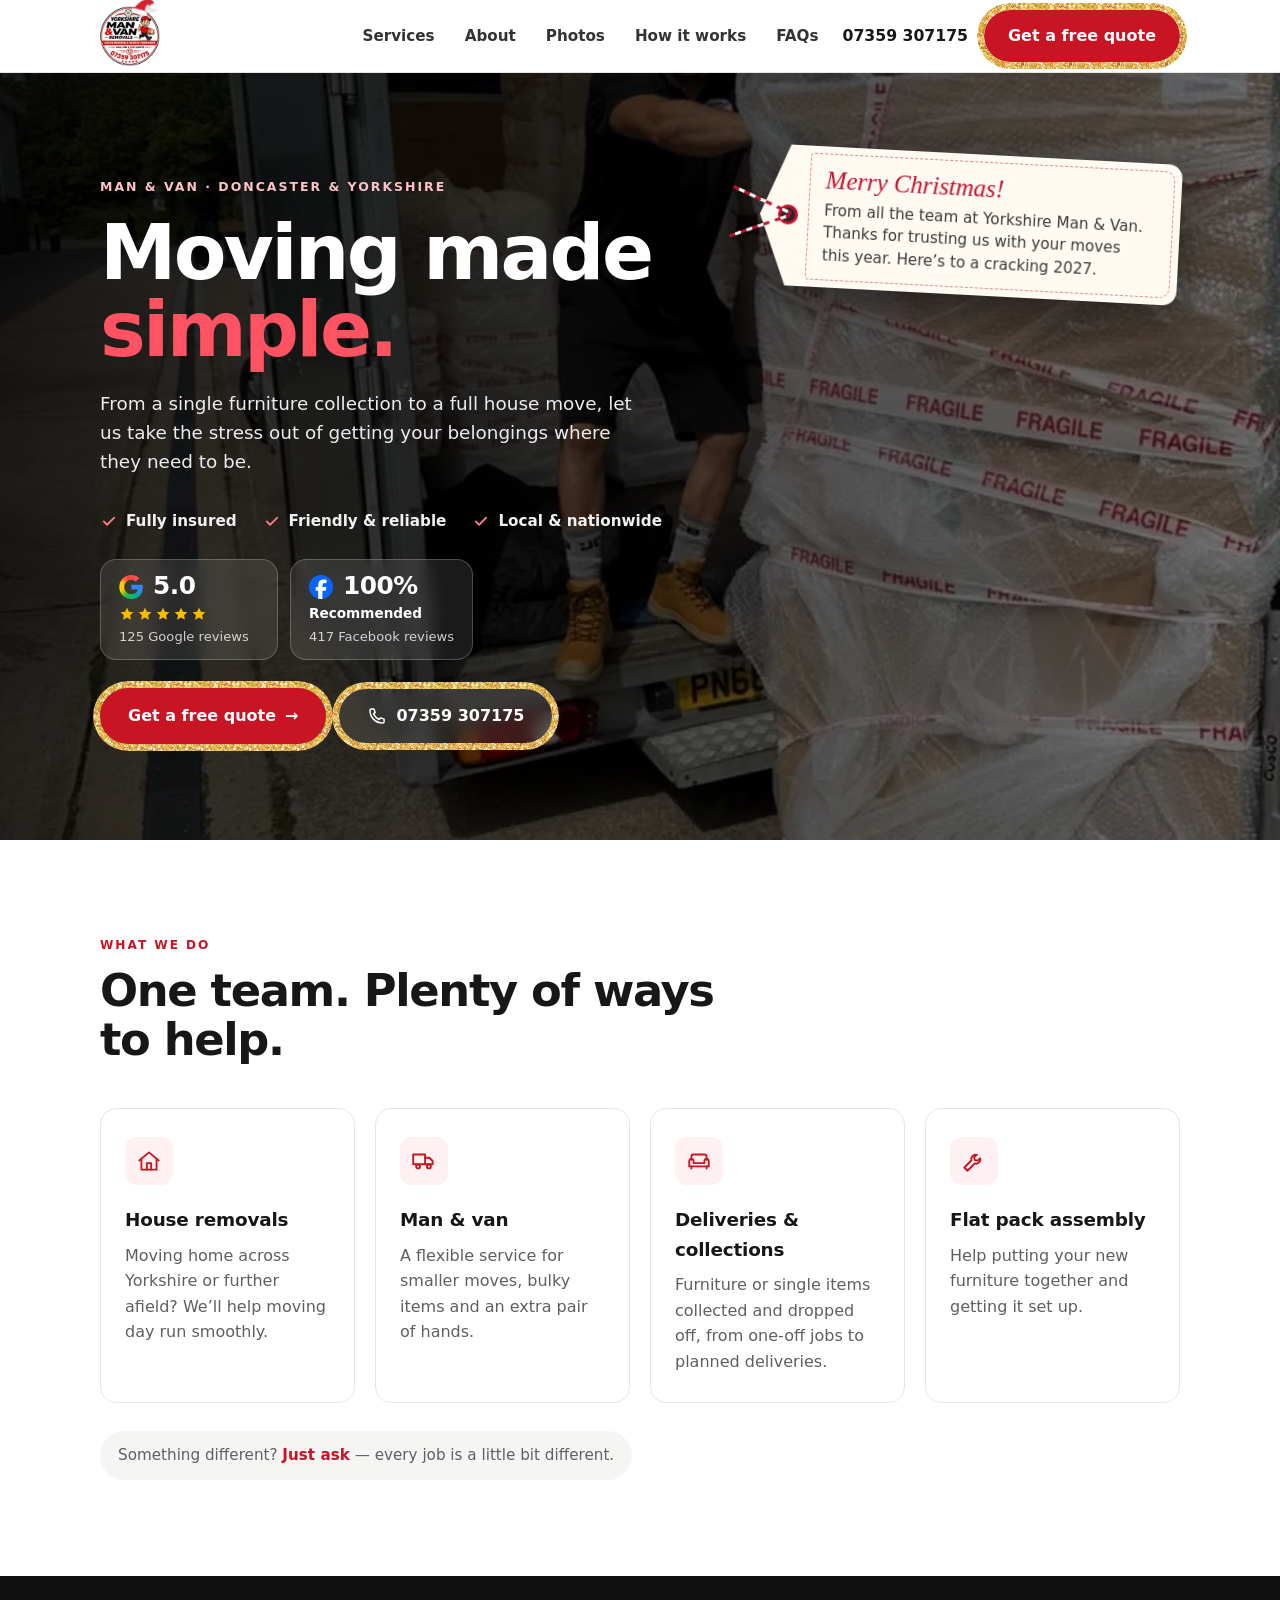
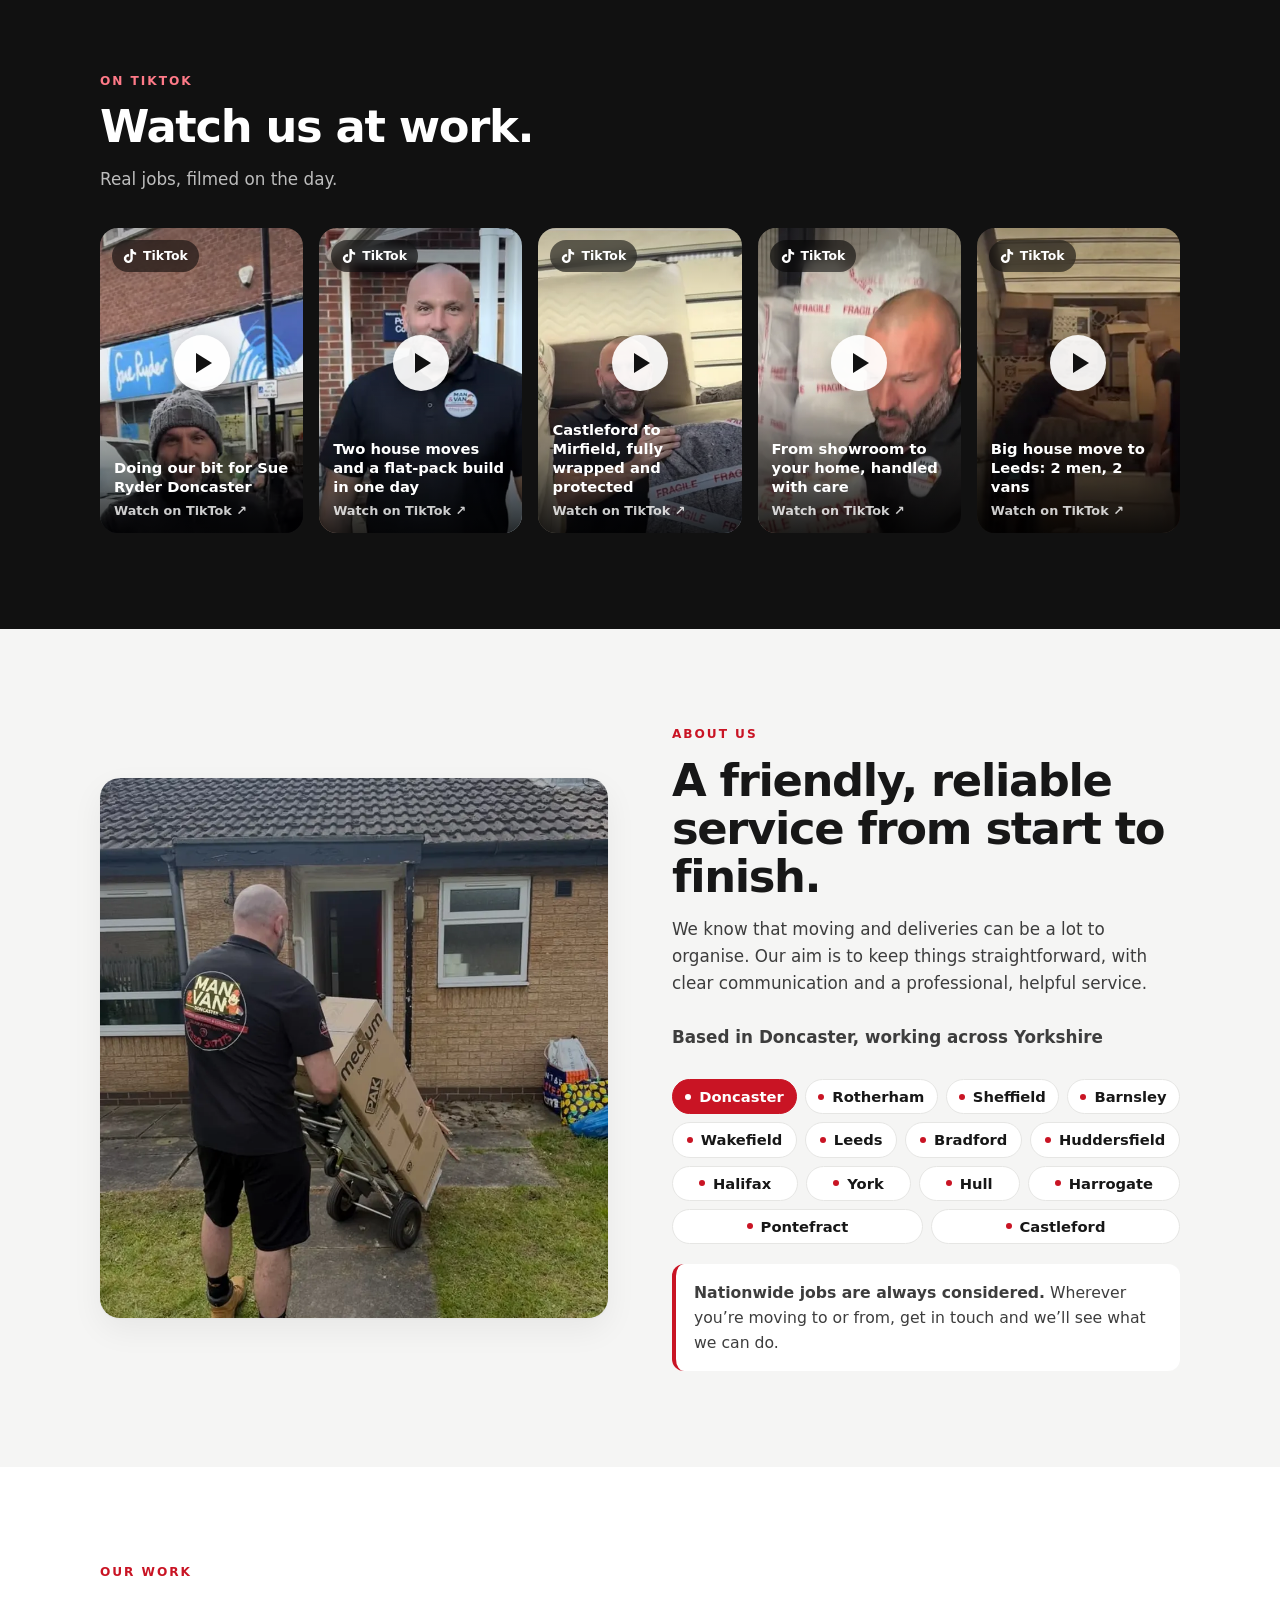
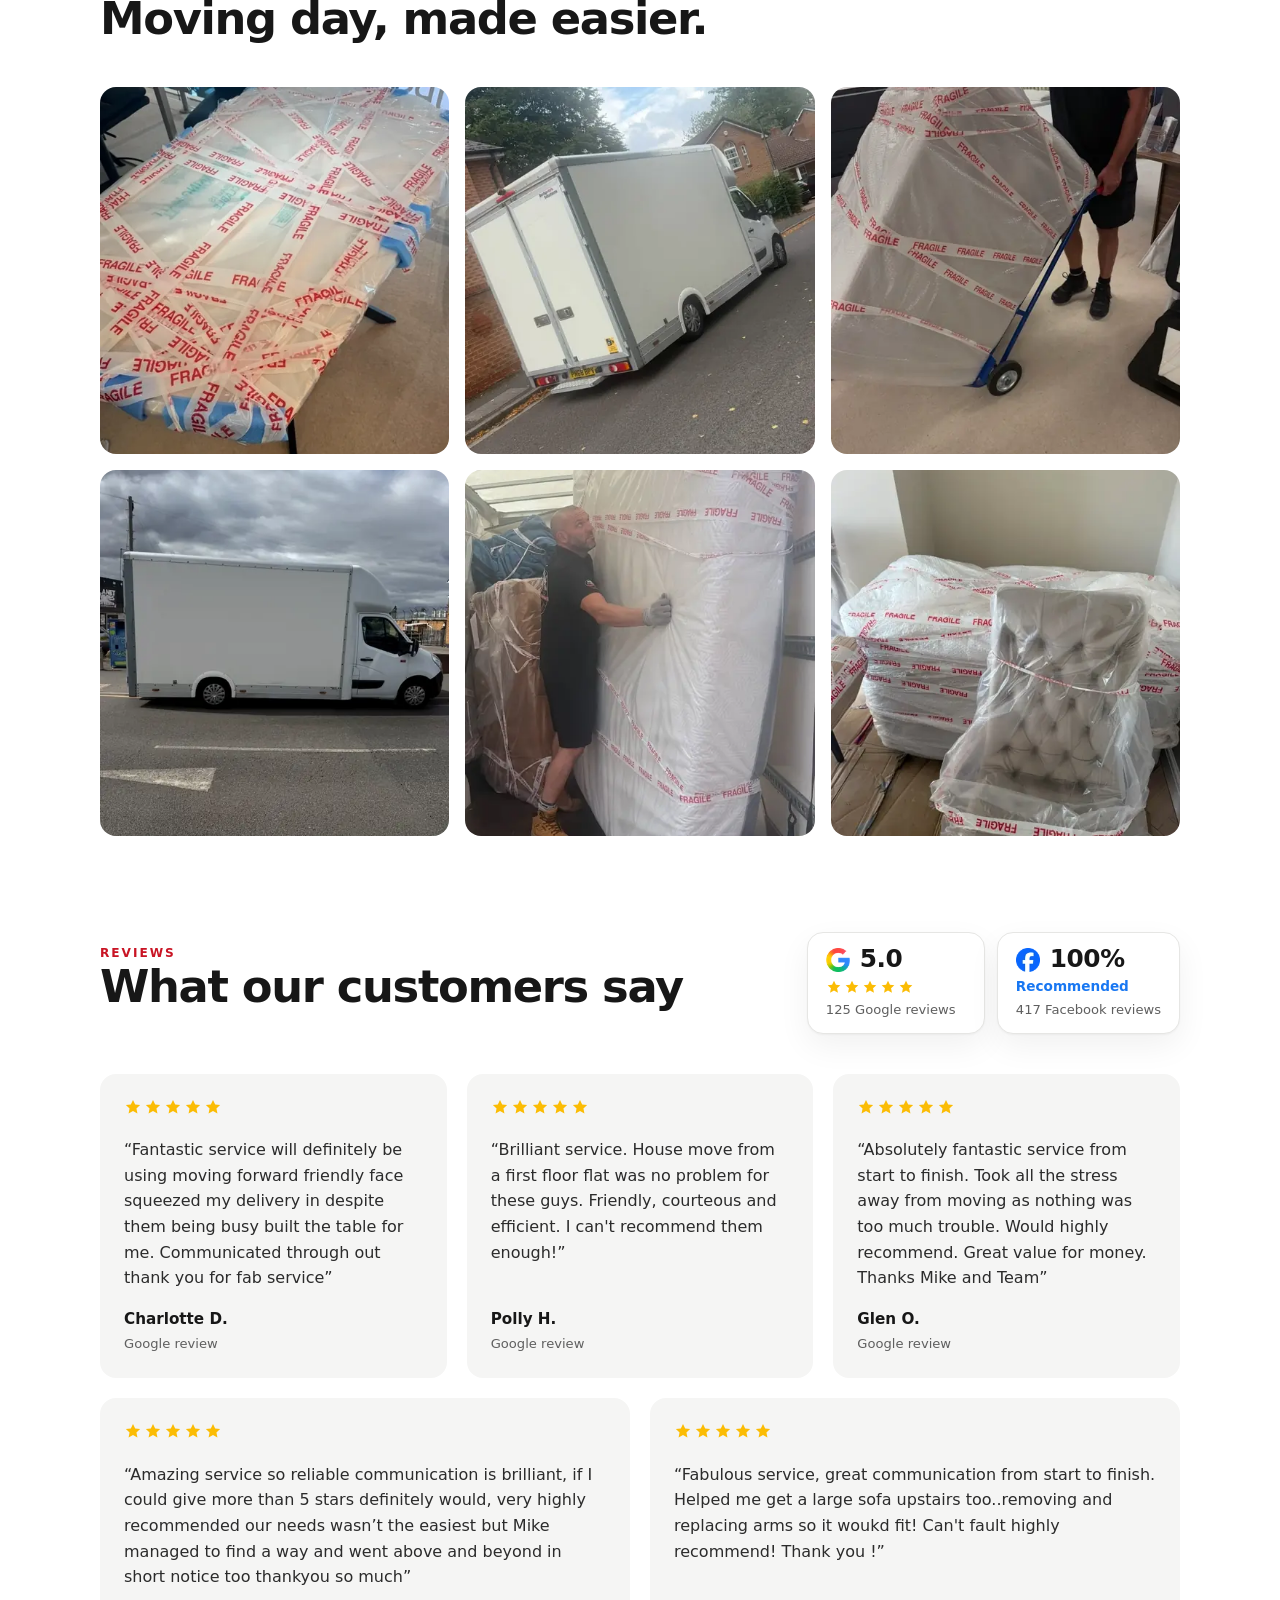
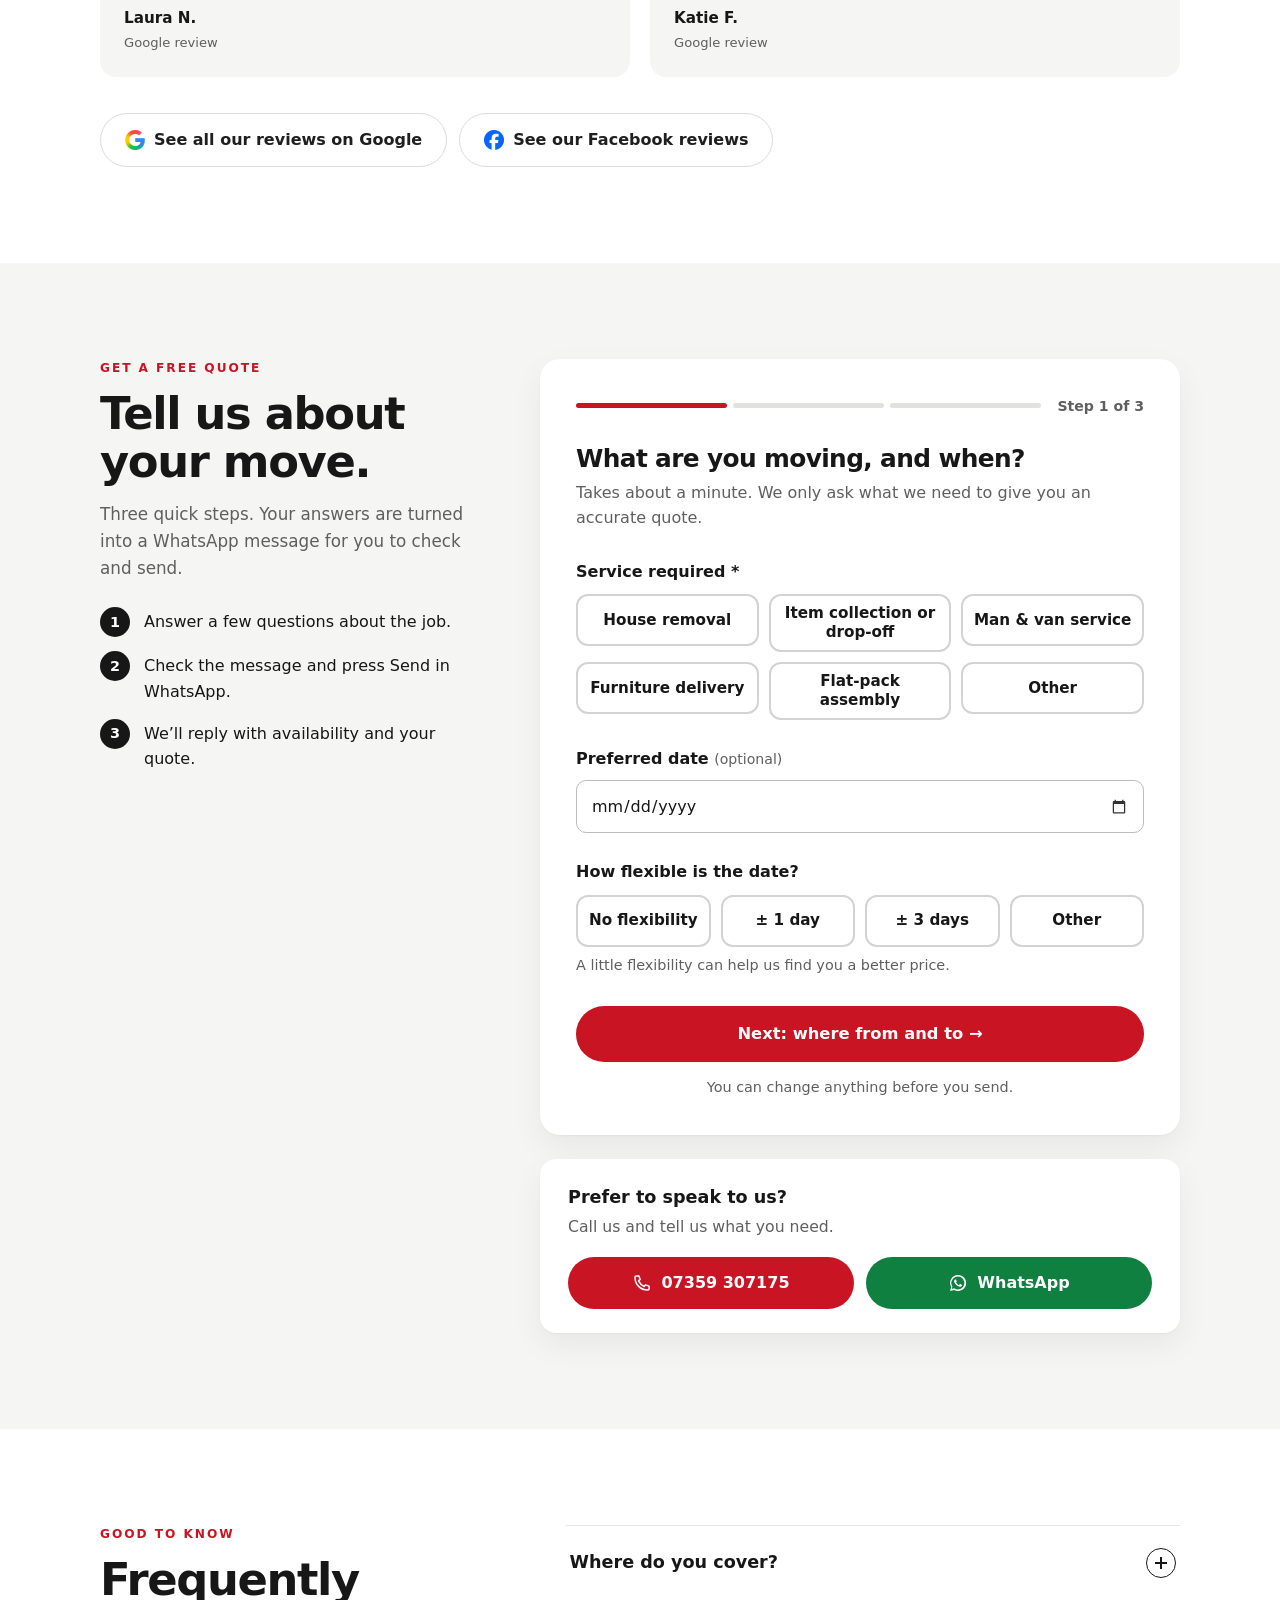
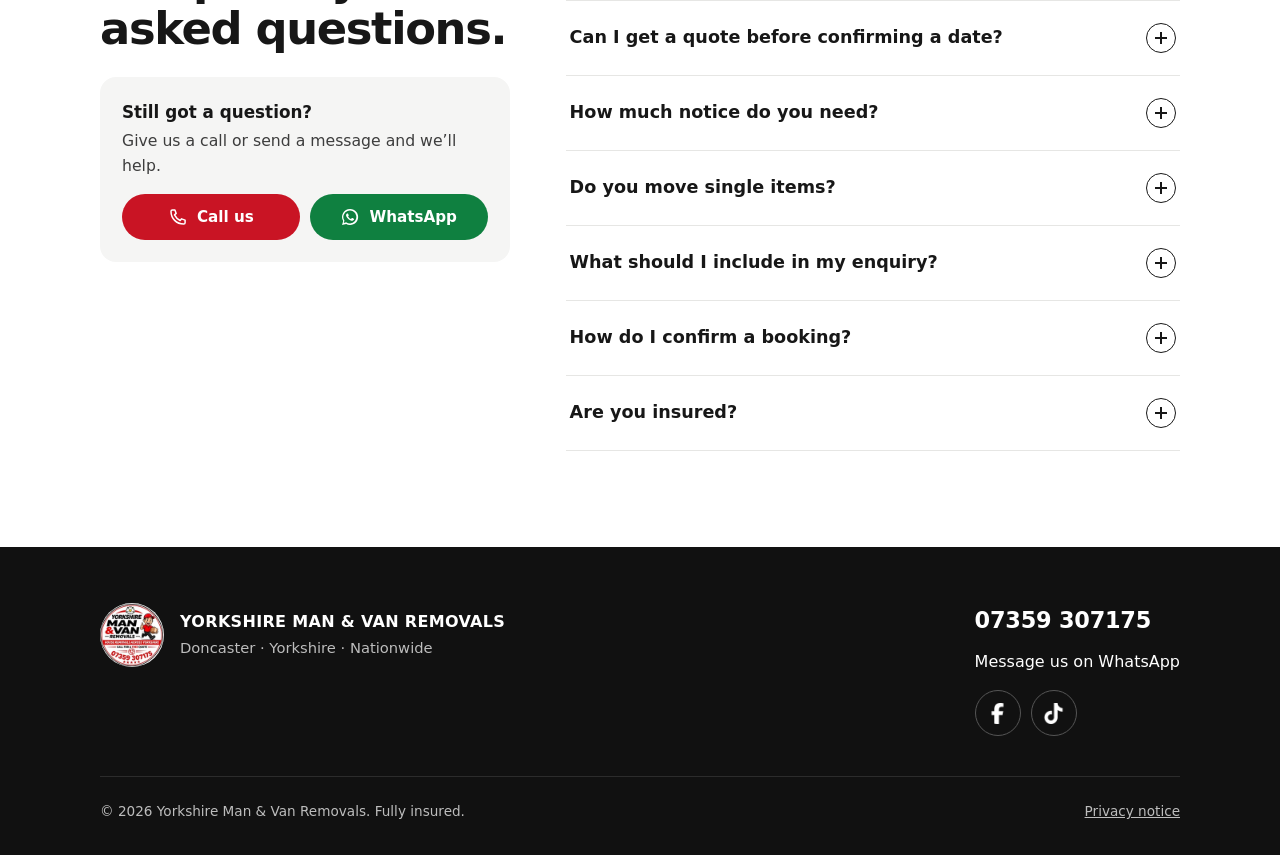
<file: public/index.html>
<!doctype html>
<html lang="en-GB">
<head>
  <meta charset="utf-8">
  <meta name="viewport" content="width=device-width, initial-scale=1">
  <title>Yorkshire Man & Van Removals | Doncaster &amp; Yorkshire Removals – Free Quote</title>
  <meta name="description" content="Man and van, house removals, furniture deliveries and flat pack assembly across Doncaster and Yorkshire. Fully insured and friendly. Call 07359 307175 or get a free quote on WhatsApp.">
  <meta name="theme-color" content="#c91424">
  <link rel="canonical" href="https://yorkshiremanandvanremovals.co.uk/">

  <link rel="icon" type="image/png" sizes="32x32" href="favicon-32.png">
  <link rel="apple-touch-icon" href="apple-touch-icon.png">
  <link rel="manifest" href="site.webmanifest">

  <meta property="og:type" content="website">
  <meta property="og:locale" content="en_GB">
  <meta property="og:site_name" content="Yorkshire Man & Van Removals">
  <meta property="og:title" content="Yorkshire Man & Van Removals — Free Quote">
  <meta property="og:description" content="House removals, man and van, furniture deliveries and flat pack assembly across Doncaster and Yorkshire. Fully insured.">
  <meta property="og:url" content="https://yorkshiremanandvanremovals.co.uk/">
  <meta property="og:image" content="https://yorkshiremanandvanremovals.co.uk/og-image.jpg">
  <meta property="og:image:width" content="1200">
  <meta property="og:image:height" content="630">
  <meta property="og:image:type" content="image/jpeg">
  <meta property="og:image:alt" content="Yorkshire Man &amp; Van Removals van and team">
  <meta name="twitter:card" content="summary_large_image">

  <link rel="preload" as="image" href="assets/hero-1200.webp" imagesrcset="assets/hero-700.webp 700w, assets/hero-1200.webp 1200w" imagesizes="100vw" fetchpriority="high">
  <link rel="stylesheet" href="css/styles.css?v=57">
  <link rel="stylesheet" href="css/festive.css?v=57">

  <script type="application/ld+json">
  {
    "@context": "https://schema.org",
    "@type": "MovingCompany",
    "name": "Yorkshire Man & Van Removals",
    "url": "https://yorkshiremanandvanremovals.co.uk/",
    "logo": "https://yorkshiremanandvanremovals.co.uk/icon-512.png",
    "image": "https://yorkshiremanandvanremovals.co.uk/og-image.jpg",
    "telephone": "+447359307175",
    "description": "House removals, man and van services, furniture deliveries, flat pack assembly and collections across Doncaster and Yorkshire.",
    "areaServed": [
      {"@type": "AdministrativeArea", "name": "Yorkshire"},
      {"@type": "City", "name": "Doncaster"}
    ],
    "sameAs": [
      "https://www.facebook.com/100084891281969",
      "https://www.tiktok.com/@manandvandoncaste",
      "https://maps.app.goo.gl/fW2u2MpgDU1QJ3SB8"
    ]
  }
  </script>
</head>
<body>
  <!-- Icon sprite (defined once, reused everywhere) -->
  <svg width="0" height="0" focusable="false" aria-hidden="true" class="sr-only">
    <symbol id="i-wa" viewBox="0 0 32 32"><path fill="currentColor" d="M16.04 3.2A12.72 12.72 0 0 0 5.1 22.42L3.3 28.9l6.64-1.74A12.8 12.8 0 1 0 16.04 3.2Zm0 23.2c-2 0-3.96-.54-5.67-1.57l-.4-.24-3.94 1.03 1.05-3.84-.26-.42a10.43 10.43 0 1 1 9.22 5.04Zm5.73-7.8c-.31-.16-1.84-.91-2.13-1.01-.29-.1-.5-.16-.71.16-.21.31-.82 1.01-1 1.22-.18.21-.37.24-.68.08-.31-.16-1.31-.48-2.5-1.53-.92-.82-1.54-1.84-1.72-2.15-.18-.31-.02-.48.14-.64.14-.14.31-.37.47-.55.16-.18.21-.31.31-.52.1-.21.05-.39-.03-.55-.08-.16-.71-1.71-.97-2.34-.26-.61-.52-.53-.71-.54h-.61c-.21 0-.55.08-.84.39-.29.31-1.1 1.07-1.1 2.62s1.13 3.04 1.29 3.25c.16.21 2.22 3.39 5.38 4.75.75.32 1.34.52 1.8.66.76.24 1.45.21 2 .13.61-.09 1.84-.75 2.1-1.48.26-.73.26-1.35.18-1.48-.08-.13-.29-.21-.6-.37Z"/></symbol>
    <symbol id="i-phone" viewBox="0 0 24 24"><path d="M5.2 3.5h3.1l1.5 4.2-2 1.7a15.2 15.2 0 0 0 6.8 6.8l1.7-2 4.2 1.5v3.1c0 .9-.7 1.6-1.6 1.6C10.1 20.4 3.6 13.9 3.6 5.1c0-.9.7-1.6 1.6-1.6Z" fill="none" stroke="currentColor" stroke-width="1.8" stroke-linecap="round" stroke-linejoin="round"/></symbol>
    <symbol id="i-star" viewBox="0 0 24 24"><path fill="currentColor" d="M12 2.6l2.9 6 6.6.8-4.9 4.6 1.3 6.5L12 17.3l-5.9 3.2 1.3-6.5-4.9-4.6 6.6-.8z"/></symbol>
    <symbol id="i-check" viewBox="0 0 24 24"><path d="m5 12.5 4.5 4.5L19 7.5" fill="none" stroke="currentColor" stroke-width="2.4" stroke-linecap="round" stroke-linejoin="round"/></symbol>
    <symbol id="i-house" viewBox="0 0 24 24"><g fill="none" stroke="currentColor" stroke-width="1.7" stroke-linecap="round" stroke-linejoin="round"><path d="M3 11.5 12 4l9 7.5"/><path d="M5 10v10h14V10"/><path d="M10 20v-6h4v6"/></g></symbol>
    <symbol id="i-van" viewBox="0 0 24 24"><g fill="none" stroke="currentColor" stroke-width="1.7" stroke-linecap="round" stroke-linejoin="round"><path d="M2 6h11v9H2z"/><path d="M13 9h4l3 3v3h-7"/><circle cx="6.5" cy="17" r="1.8"/><circle cx="16.5" cy="17" r="1.8"/></g></symbol>
    <symbol id="i-sofa" viewBox="0 0 24 24"><g fill="none" stroke="currentColor" stroke-width="1.7" stroke-linecap="round" stroke-linejoin="round"><path d="M5 11V8a2 2 0 0 1 2-2h10a2 2 0 0 1 2 2v3"/><path d="M3 12a2 2 0 0 1 4 0v2h10v-2a2 2 0 0 1 4 0v5H3z"/><path d="M5 17v2M19 17v2"/></g></symbol>
    <symbol id="i-tools" viewBox="0 0 24 24"><g fill="none" stroke="currentColor" stroke-width="1.7" stroke-linecap="round" stroke-linejoin="round"><path d="M14.7 6.3a4 4 0 0 0-5 5L3 18l3 3 6.7-6.7a4 4 0 0 0 5-5l-2.4 2.4-2.6-.6-.6-2.6z"/></g></symbol>
  </svg>

  <a class="skip-link" href="#main">Skip to main content</a>

  <header><div class="wrap nav">
    <a class="brand" href="#home" aria-label="Yorkshire Man and Van Removals — home">
      <img src="assets/logo-160.webp" srcset="assets/logo-160.webp 1x, assets/logo-320.webp 2x" width="60" height="60" alt="Yorkshire Man & Van Removals logo" class="brand-logo">
      <svg class="santa-hat" viewBox="0 0 40 36" aria-hidden="true" focusable="false"><!-- festive --><path d="M4 28 C8 14 16 5 28 4 C33 4 36 8 35 13 C33 10 30 9 27 11 C22 15 22 22 24 28 Z" fill="#d6202f"/><path d="M27 11 C30 9 33 10 35 13 C33 12 30 12 27 14 Z" fill="#a8131f"/><rect x="1" y="25" width="27" height="8" rx="4" fill="#fff"/><circle cx="35" cy="14" r="4.5" fill="#fff"/></svg>
    </a>
    <nav class="nav-links" id="site-nav" aria-label="Main">
      <a href="#services">Services</a><a href="#about">About</a><a href="#gallery">Photos</a><a href="#quote">How it works</a><a href="#faq">FAQs</a>
    </nav>
    <div class="header-actions">
      <a class="header-call" href="tel:+447359307175">07359 307175</a>
      <a class="btn" href="#quote">Get a free quote</a>
      <button class="menu-toggle" type="button" aria-expanded="false" aria-controls="site-nav" aria-label="Menu"><span></span></button>
    </div>
  </div></header>

  <main id="main">
    <section class="hero" id="home">
      <img class="hero-bg" src="assets/hero-1200.webp" srcset="assets/hero-700.webp 700w, assets/hero-1200.webp 1200w" sizes="100vw" width="1200" height="1598" alt="" fetchpriority="high" decoding="async">
      <div class="wrap">
        <div class="xmas-tag"><!-- festive -->
          <span class="xmas-twine" aria-hidden="true"></span>
          <div class="xmas-card">
            <p class="xmas-tag-title">Merry Christmas!</p>
            <p class="xmas-long">From all the team at Yorkshire Man &amp; Van. Thanks for trusting us with your moves this year. Here’s to a cracking 2027.</p>
            <p class="xmas-short">From all the team at Yorkshire Man &amp; Van</p>
          </div>
        </div><!-- festive -->
        <div class="eyebrow">Man &amp; van · Doncaster &amp; Yorkshire</div>
        <h1>Moving made <span>simple.</span></h1>
        <p>From a single furniture collection to a full house move, let us take the stress out of getting your belongings where they need to be.</p>
        <ul class="hero-points">
          <li><svg aria-hidden="true"><use href="#i-check"/></svg> Fully insured</li>
          <li><svg aria-hidden="true"><use href="#i-check"/></svg> Friendly &amp; reliable</li>
          <li><svg aria-hidden="true"><use href="#i-check"/></svg> Local &amp; nationwide</li>
        </ul>
        <div class="rating-chips on-dark">
          <a class="rating-chip" href="https://maps.app.goo.gl/fW2u2MpgDU1QJ3SB8" target="_blank" rel="noopener"><span class="rc-top"><img src="assets/google-g-40.webp" srcset="assets/google-g-40.webp 1x, assets/google-g-80.webp 2x" width="24" height="24" alt=""><strong>5.0</strong></span><span class="rc-mid"><span class="star-row" aria-hidden="true"><svg><use href="#i-star"/></svg><svg><use href="#i-star"/></svg><svg><use href="#i-star"/></svg><svg><use href="#i-star"/></svg><svg><use href="#i-star"/></svg></span></span><span class="rc-sub">125 Google reviews</span></a>
          <a class="rating-chip" href="https://www.facebook.com/100084891281969/reviews" target="_blank" rel="noopener"><span class="rc-top"><img src="assets/facebook-f-40.webp" srcset="assets/facebook-f-40.webp 1x, assets/facebook-f-80.webp 2x" width="24" height="24" alt=""><strong>100%</strong></span><span class="rc-mid rc-rec">Recommended</span><span class="rc-sub">417 Facebook reviews</span></a>
        </div>
        <div class="hero-actions">
          <a class="btn" href="#quote">Get a free quote <span aria-hidden="true">→</span></a>
          <a class="btn hero-call-btn" href="tel:+447359307175"><svg aria-hidden="true"><use href="#i-phone"/></svg> 07359 307175</a>
        </div>
      </div>
    </section>


    <section id="services"><div class="wrap">
      <div class="section-head"><div class="kicker">What we do</div><h2>One team. Plenty of ways to help.</h2></div>
      <div class="services">
        <article class="service"><div class="icon" aria-hidden="true"><svg><use href="#i-house"/></svg></div><h3>House removals</h3><p>Moving home across Yorkshire or further afield? We’ll help moving day run smoothly.</p></article>
        <article class="service"><div class="icon" aria-hidden="true"><svg><use href="#i-van"/></svg></div><h3>Man &amp; van</h3><p>A flexible service for smaller moves, bulky items and an extra pair of hands.</p></article>
        <article class="service"><div class="icon" aria-hidden="true"><svg><use href="#i-sofa"/></svg></div><h3>Deliveries &amp; collections</h3><p>Furniture or single items collected and dropped off, from one-off jobs to planned deliveries.</p></article>
        <article class="service"><div class="icon" aria-hidden="true"><svg><use href="#i-tools"/></svg></div><h3>Flat pack assembly</h3><p>Help putting your new furniture together and getting it set up.</p></article>
      </div>
      <p class="services-note">Something different? <a href="#quote">Just ask</a> — every job is a little bit different.</p>
    </div></section>

    <section class="videos" id="videos"><div class="wrap">
      <div class="videos-head"><div class="section-head"><div class="kicker">On TikTok</div><h2>Watch us at work.</h2><p>Real jobs, filmed on the day.</p></div></div>
      <div class="video-grid">
          <a class="video-card" href="https://vm.tiktok.com/ZN8HejHgw/" target="_blank" rel="noopener"><img src="assets/tiktok-charity-360.webp" srcset="assets/tiktok-charity-360.webp 360w, assets/tiktok-charity-600.webp 600w" sizes="(max-width:800px) 70vw, 220px" width="360" height="450" loading="lazy" decoding="async" alt="Our driver giving a thumbs up outside the Sue Ryder charity shop in Doncaster"><span class="vc-badge"><span class="glyph glyph-tt" aria-hidden="true"></span> TikTok</span><span class="vc-play" aria-hidden="true"></span><span class="vc-caption">Doing our bit for Sue Ryder Doncaster<small>Watch on TikTok <span aria-hidden="true">↗</span></small></span></a>
          <a class="video-card" href="https://vm.tiktok.com/ZN8HeJXYy/" target="_blank" rel="noopener"><img src="assets/tiktok-busy-day-360.webp" srcset="assets/tiktok-busy-day-360.webp 360w, assets/tiktok-busy-day-600.webp 600w" sizes="(max-width:800px) 70vw, 220px" width="360" height="450" loading="lazy" decoding="async" alt="Our driver in a branded polo shirt outside a customer’s new home"><span class="vc-badge"><span class="glyph glyph-tt" aria-hidden="true"></span> TikTok</span><span class="vc-play" aria-hidden="true"></span><span class="vc-caption">Two house moves and a flat-pack build in one day<small>Watch on TikTok <span aria-hidden="true">↗</span></small></span></a>
          <a class="video-card" href="https://vm.tiktok.com/ZN8HeeKpD/" target="_blank" rel="noopener"><img src="assets/tiktok-castleford-360.webp" srcset="assets/tiktok-castleford-360.webp 360w, assets/tiktok-castleford-600.webp 600w" sizes="(max-width:800px) 70vw, 220px" width="360" height="450" loading="lazy" decoding="async" alt="Our driver in the van with wrapped mattresses and furniture"><span class="vc-badge"><span class="glyph glyph-tt" aria-hidden="true"></span> TikTok</span><span class="vc-play" aria-hidden="true"></span><span class="vc-caption">Castleford to Mirfield, fully wrapped and protected<small>Watch on TikTok <span aria-hidden="true">↗</span></small></span></a>
          <a class="video-card" href="https://vm.tiktok.com/ZN8HeU7eN/" target="_blank" rel="noopener"><img src="assets/tiktok-showroom-360.webp" srcset="assets/tiktok-showroom-360.webp 360w, assets/tiktok-showroom-600.webp 600w" sizes="(max-width:800px) 70vw, 220px" width="360" height="450" loading="lazy" decoding="async" alt="Our driver carrying furniture wrapped in fragile tape"><span class="vc-badge"><span class="glyph glyph-tt" aria-hidden="true"></span> TikTok</span><span class="vc-play" aria-hidden="true"></span><span class="vc-caption">From showroom to your home, handled with care<small>Watch on TikTok <span aria-hidden="true">↗</span></small></span></a>
          <a class="video-card" href="https://vm.tiktok.com/ZN8HeDAfo/" target="_blank" rel="noopener"><img src="assets/tiktok-leeds-360.webp" srcset="assets/tiktok-leeds-360.webp 360w, assets/tiktok-leeds-600.webp 600w" sizes="(max-width:800px) 70vw, 220px" width="360" height="450" loading="lazy" decoding="async" alt="Two of our team loading a fully packed removals van"><span class="vc-badge"><span class="glyph glyph-tt" aria-hidden="true"></span> TikTok</span><span class="vc-play" aria-hidden="true"></span><span class="vc-caption">Big house move to Leeds: 2 men, 2 vans<small>Watch on TikTok <span aria-hidden="true">↗</span></small></span></a>
      </div>
    </div></section>
    <section class="about" id="about"><div class="wrap about-grid">
      <img class="about-photo" src="assets/new_home_delivery-900.webp" srcset="assets/new_home_delivery-480.webp 480w, assets/new_home_delivery-900.webp 900w" sizes="(max-width:800px) 100vw, 520px" width="900" height="1198" loading="lazy" decoding="async" alt="Our driver carrying a boxed item on a sack truck to a customer's front door">
      <div>
        <div class="kicker">About us</div>
        <h2>A friendly, reliable service from start to finish.</h2>
        <p>We know that moving and deliveries can be a lot to organise. Our aim is to keep things straightforward, with clear communication and a professional, helpful service.</p>
        <p class="areas-label">Based in Doncaster, working across Yorkshire</p>
        <ul class="area-list">
          <li class="base">Doncaster</li><li>Rotherham</li><li>Sheffield</li><li>Barnsley</li><li>Wakefield</li><li>Leeds</li><li>Bradford</li><li>Huddersfield</li><li>Halifax</li><li>York</li><li>Hull</li><li>Harrogate</li><li>Pontefract</li><li>Castleford</li></ul>
        <p class="nationwide"><strong>Nationwide jobs are always considered.</strong> Wherever you’re moving to or from, get in touch and we’ll see what we can do.</p>
      </div>
    </div></section>

    <section class="gallery" id="gallery"><div class="wrap">
      <div class="section-head"><div class="kicker">Our work</div><h2>Moving day, made easier.</h2></div>
      <div class="photos">
        <button class="photo" type="button" data-full="assets/wrapped_table-900.webp" aria-label="Enlarge photo: Furniture carefully wrapped and protected before transport"><img src="assets/wrapped_table-480.webp" srcset="assets/wrapped_table-480.webp 480w, assets/wrapped_table-900.webp 900w" sizes="(max-width:800px) 50vw, 350px" width="480" height="639" loading="lazy" decoding="async" alt="Furniture carefully wrapped and protected before transport"></button>
        <button class="photo" type="button" data-full="assets/new_van_exterior-900.webp" aria-label="Enlarge photo: Yorkshire Man and Van removals vehicle"><img src="assets/new_van_exterior-480.webp" srcset="assets/new_van_exterior-480.webp 480w, assets/new_van_exterior-900.webp 900w" sizes="(max-width:800px) 50vw, 350px" width="480" height="639" loading="lazy" decoding="async" alt="Yorkshire Man and Van removals vehicle"></button>
        <button class="photo" type="button" data-full="assets/new_trolley_collection-900.webp" aria-label="Enlarge photo: Large furniture item protected and moved on a trolley"><img src="assets/new_trolley_collection-480.webp" srcset="assets/new_trolley_collection-480.webp 480w, assets/new_trolley_collection-900.webp 900w" sizes="(max-width:800px) 50vw, 350px" width="480" height="639" loading="lazy" decoding="async" alt="Large furniture item protected and moved on a trolley"></button>
        <button class="photo" type="button" data-full="assets/new_van_side-900.webp" aria-label="Enlarge photo: Removals van ready for a local job"><img src="assets/new_van_side-480.webp" srcset="assets/new_van_side-480.webp 480w, assets/new_van_side-900.webp 900w" sizes="(max-width:800px) 50vw, 350px" width="480" height="639" loading="lazy" decoding="async" alt="Removals van ready for a local job"></button>
        <button class="photo" type="button" data-full="assets/new_mattress_loading-900.webp" aria-label="Enlarge photo: Mattress safely loaded and secured inside the removals van"><img src="assets/new_mattress_loading-480.webp" srcset="assets/new_mattress_loading-480.webp 480w, assets/new_mattress_loading-900.webp 900w" sizes="(max-width:800px) 50vw, 350px" width="480" height="639" loading="lazy" decoding="async" alt="Mattress safely loaded and secured inside the removals van"></button>
        <button class="photo" type="button" data-full="assets/new_wrapped_sofa-900.webp" aria-label="Enlarge photo: Upholstered furniture protected with wrapping for delivery"><img src="assets/new_wrapped_sofa-480.webp" srcset="assets/new_wrapped_sofa-480.webp 480w, assets/new_wrapped_sofa-900.webp 900w" sizes="(max-width:800px) 50vw, 350px" width="480" height="639" loading="lazy" decoding="async" alt="Upholstered furniture protected with wrapping for delivery"></button>
      </div>
    </div></section>

    <dialog class="lightbox" id="lightbox" aria-label="Photo viewer">
      <div class="lightbox-inner">
        <img id="lightbox-img" src="[data-uri]" alt="">
        <div class="lightbox-bar">
          <button type="button" id="lb-prev" aria-label="Previous photo">‹</button>
          <span class="lightbox-count" id="lb-count" aria-live="polite"></span>
          <button type="button" id="lb-next" aria-label="Next photo">›</button>
          <button type="button" id="lb-close" aria-label="Close photo viewer">✕</button>
        </div>
      </div>
    </dialog>

    <section class="reviews" id="reviews"><div class="wrap">
      <div class="reviews-head">
      <div class="section-head"><div class="kicker">Reviews</div><h2>What our customers say</h2></div>
      <div class="rating-chips on-light">
        <a class="rating-chip" href="https://maps.app.goo.gl/fW2u2MpgDU1QJ3SB8" target="_blank" rel="noopener"><span class="rc-top"><img src="assets/google-g-40.webp" srcset="assets/google-g-40.webp 1x, assets/google-g-80.webp 2x" width="24" height="24" alt="" loading="lazy"><strong>5.0</strong></span><span class="rc-mid"><span class="star-row" aria-hidden="true"><svg><use href="#i-star"/></svg><svg><use href="#i-star"/></svg><svg><use href="#i-star"/></svg><svg><use href="#i-star"/></svg><svg><use href="#i-star"/></svg></span></span><span class="rc-sub">125 Google reviews</span></a>
        <a class="rating-chip" href="https://www.facebook.com/100084891281969/reviews" target="_blank" rel="noopener"><span class="rc-top"><img src="assets/facebook-f-40.webp" srcset="assets/facebook-f-40.webp 1x, assets/facebook-f-80.webp 2x" width="24" height="24" alt="" loading="lazy"><strong>100%</strong></span><span class="rc-mid rc-rec">Recommended</span><span class="rc-sub">417 Facebook reviews</span></a>
      </div>
      </div>
      <div class="review-grid">
        <figure class="review"><div class="review-stars" role="img" aria-label="5 out of 5 stars"><span class="star-row" aria-hidden="true"><svg><use href="#i-star"/></svg><svg><use href="#i-star"/></svg><svg><use href="#i-star"/></svg><svg><use href="#i-star"/></svg><svg><use href="#i-star"/></svg></span></div><blockquote><p>“Fantastic service will definitely be using moving forward friendly face squeezed my delivery in despite them being busy built the table for me. Communicated through out thank you for fab service”</p></blockquote><figcaption>Charlotte D.<span>Google review</span></figcaption></figure>
        <figure class="review"><div class="review-stars" role="img" aria-label="5 out of 5 stars"><span class="star-row" aria-hidden="true"><svg><use href="#i-star"/></svg><svg><use href="#i-star"/></svg><svg><use href="#i-star"/></svg><svg><use href="#i-star"/></svg><svg><use href="#i-star"/></svg></span></div><blockquote><p>“Brilliant service. House move from a first floor flat was no problem for these guys. Friendly, courteous and efficient. I can&#39;t recommend them enough!”</p></blockquote><figcaption>Polly H.<span>Google review</span></figcaption></figure>
        <figure class="review"><div class="review-stars" role="img" aria-label="5 out of 5 stars"><span class="star-row" aria-hidden="true"><svg><use href="#i-star"/></svg><svg><use href="#i-star"/></svg><svg><use href="#i-star"/></svg><svg><use href="#i-star"/></svg><svg><use href="#i-star"/></svg></span></div><blockquote><p>“Absolutely fantastic service from start to finish. Took all the stress away from moving as nothing was too much trouble. Would highly recommend. Great value for money. Thanks Mike and Team”</p></blockquote><figcaption>Glen O.<span>Google review</span></figcaption></figure>
        <figure class="review"><div class="review-stars" role="img" aria-label="5 out of 5 stars"><span class="star-row" aria-hidden="true"><svg><use href="#i-star"/></svg><svg><use href="#i-star"/></svg><svg><use href="#i-star"/></svg><svg><use href="#i-star"/></svg><svg><use href="#i-star"/></svg></span></div><blockquote><p>“Amazing service so reliable communication is brilliant, if I could give more than 5 stars definitely would, very highly recommended our needs wasn’t the easiest but Mike managed to find a way and went above and beyond in short notice too thankyou so much”</p></blockquote><figcaption>Laura N.<span>Google review</span></figcaption></figure>
        <figure class="review"><div class="review-stars" role="img" aria-label="5 out of 5 stars"><span class="star-row" aria-hidden="true"><svg><use href="#i-star"/></svg><svg><use href="#i-star"/></svg><svg><use href="#i-star"/></svg><svg><use href="#i-star"/></svg><svg><use href="#i-star"/></svg></span></div><blockquote><p>“Fabulous service, great communication from start to finish. Helped me get a large sofa upstairs too..removing and replacing arms so it woukd fit! Can&#39;t fault highly recommend! Thank you !”</p></blockquote><figcaption>Katie F.<span>Google review</span></figcaption></figure>
      </div>
      <p class="reviews-link"><a class="btn google" href="https://maps.app.goo.gl/fW2u2MpgDU1QJ3SB8" target="_blank" rel="noopener"><img src="assets/google-g-40.webp" srcset="assets/google-g-40.webp 1x, assets/google-g-80.webp 2x" width="20" height="20" alt="" loading="lazy"> See all our reviews on Google</a><a class="btn fb-light" href="https://www.facebook.com/100084891281969/reviews" target="_blank" rel="noopener"><img src="assets/facebook-f-40.webp" srcset="assets/facebook-f-40.webp 1x, assets/facebook-f-80.webp 2x" width="20" height="20" alt="" loading="lazy"> See our Facebook reviews</a></p>
    </div></section>

    <section class="quote" id="quote"><div class="wrap quote-grid">
      <div class="quote-intro">
        <div class="kicker">Get a free quote</div>
        <h2>Tell us about your move.</h2>
        <p>Three quick steps. Your answers are turned into a WhatsApp message for you to check and send.</p>
        <ol class="next-steps">
          <li>Answer a few questions about the job.</li>
          <li>Check the message and press Send in WhatsApp.</li>
          <li>We’ll reply with availability and your quote.</li>
        </ol>
      </div>

      <div class="quote-main">
      <form id="bookingForm" novalidate>
        <div class="form-top">
          <div class="progress" id="progress" role="progressbar" aria-label="Enquiry progress" aria-valuemin="1" aria-valuemax="3" aria-valuenow="1"><span class="on"></span><span></span><span></span></div>
          <p class="step-count" id="stepCount">Step 1 of 3</p>
        </div>

        <!-- STEP 1 -->
        <section class="step" data-step="1" aria-labelledby="s1-title">
          <h3 id="s1-title" tabindex="-1">What are you moving, and when?</h3>
          <p class="step-lead">Takes about a minute. We only ask what we need to give you an accurate quote.</p>
          <div class="step-body">
            <fieldset>
              <legend>Service required *</legend>
              <div class="choices svc">
                <label class="choice"><input type="radio" name="service" value="House removal" required><span>House removal</span></label>
                <label class="choice"><input type="radio" name="service" value="Item collection or drop-off"><span>Item collection or drop-off</span></label>
                <label class="choice"><input type="radio" name="service" value="Man &amp; van service"><span>Man &amp; van service</span></label>
                <label class="choice"><input type="radio" name="service" value="Furniture delivery"><span>Furniture delivery</span></label>
                <label class="choice"><input type="radio" name="service" value="Flat-pack assembly"><span>Flat-pack assembly</span></label>
                <label class="choice"><input type="radio" name="service" value="Other"><span>Other</span></label>
              </div>
            </fieldset>
            <div class="field"><label for="date">Preferred date <span class="opt">(optional)</span></label><input id="date" name="date" type="date"></div>
            <fieldset>
              <legend>How flexible is the date?</legend>
              <div class="choices cols-4">
                <label class="choice"><input type="radio" name="flexibility" value="No flexibility"><span>No flexibility</span></label>
                <label class="choice"><input type="radio" name="flexibility" value="± 1 day"><span>± 1 day</span></label>
                <label class="choice"><input type="radio" name="flexibility" value="± 3 days"><span>± 3 days</span></label>
                <label class="choice"><input type="radio" name="flexibility" value="Other"><span>Other</span></label>
              </div>
              <small class="help">A little flexibility can help us find you a better price.</small>
              <div class="field extra-gap" id="flexOtherWrap" hidden><label for="flexOther">Tell us a bit more <span class="opt">(optional)</span></label><input id="flexOther" name="flexOther" type="text" placeholder="For example: any weekday after 3 February"></div>
            </fieldset>
          </div>
          <div class="step-actions"><button class="btn primary" type="button" data-next>Next: where from and to →</button></div>
          <p class="micro">You can change anything before you send.</p>
        </section>

        <!-- STEP 2 -->
        <section class="step" data-step="2" aria-labelledby="s2-title" hidden>
          <h3 id="s2-title" tabindex="-1">Where from, and where to?</h3>
          <p class="step-lead">A postcode is enough for now. The access questions help us plan time and team size.</p>
          <div class="step-body">

            <div class="addr-card" id="collectionCard">
              <h4>Collection</h4>
              <div class="field"><label for="c-post">Postcode *</label><input id="c-post" name="c-post" type="text" autocomplete="postal-code" autocapitalize="characters" required pattern="[A-Za-z]{1,2}[0-9][A-Za-z0-9]?\s*[0-9][A-Za-z]{2}" title="Please enter a UK postcode, for example DN1 1AA" placeholder="For example: DN1 1AA"></div>
              <div class="row2">
                <div class="field"><label for="c-type">Property</label><select id="c-type" name="c-type"><option value="">Choose</option><option>House</option><option>Flat</option><option>Storage unit</option><option>Shop or office</option></select></div>
                <div class="field"><label for="c-floor">Floor</label><select id="c-floor" name="c-floor"><option value="">Choose</option><option>Ground</option><option>1st</option><option>2nd</option><option>3rd or higher</option></select></div>
              </div>
              <fieldset id="c-lift-wrap" hidden><legend>Is there a lift?</legend>
                <div class="choices cols-3">
                  <label class="choice"><input type="radio" name="c-lift" value="Yes"><span>Yes</span></label>
                  <label class="choice"><input type="radio" name="c-lift" value="No"><span>No</span></label>
                  <label class="choice"><input type="radio" name="c-lift" value="Not sure"><span>Not sure</span></label>
                </div>
              </fieldset>
              <fieldset><legend>How far is parking from the door?</legend>
                <div class="choices cols-3">
                  <label class="choice"><input type="radio" name="c-park" value="At the door"><span>At the door</span></label>
                  <label class="choice"><input type="radio" name="c-park" value="Short walk"><span>Short walk</span></label>
                  <label class="choice"><input type="radio" name="c-park" value="Long carry"><span>Long carry</span></label>
                </div>
              </fieldset>
            </div>

            <div class="addr-card" id="deliveryCard">
              <h4>Delivery</h4>
              <div class="check"><input id="noDelivery" name="noDelivery" type="checkbox"><label for="noDelivery">No delivery address needed (for example, assembly only)</label></div>
              <div class="addr-fields" id="deliveryFields">
              <div class="field"><label for="d-post">Postcode *</label><input id="d-post" name="d-post" type="text" autocapitalize="characters" required pattern="[A-Za-z]{1,2}[0-9][A-Za-z0-9]?\s*[0-9][A-Za-z]{2}" title="Please enter a UK postcode, for example S1 2AB" placeholder="For example: S1 2AB"></div>
              <div class="row2">
                <div class="field"><label for="d-type">Property</label><select id="d-type" name="d-type"><option value="">Choose</option><option>House</option><option>Flat</option><option>Storage unit</option><option>Shop or office</option></select></div>
                <div class="field"><label for="d-floor">Floor</label><select id="d-floor" name="d-floor"><option value="">Choose</option><option>Ground</option><option>1st</option><option>2nd</option><option>3rd or higher</option></select></div>
              </div>
              <fieldset id="d-lift-wrap" hidden><legend>Is there a lift?</legend>
                <div class="choices cols-3">
                  <label class="choice"><input type="radio" name="d-lift" value="Yes"><span>Yes</span></label>
                  <label class="choice"><input type="radio" name="d-lift" value="No"><span>No</span></label>
                  <label class="choice"><input type="radio" name="d-lift" value="Not sure"><span>Not sure</span></label>
                </div>
              </fieldset>
              <fieldset><legend>How far is parking from the door?</legend>
                <div class="choices cols-3">
                  <label class="choice"><input type="radio" name="d-park" value="At the door"><span>At the door</span></label>
                  <label class="choice"><input type="radio" name="d-park" value="Short walk"><span>Short walk</span></label>
                  <label class="choice"><input type="radio" name="d-park" value="Long carry"><span>Long carry</span></label>
                </div>
              </fieldset>
              </div>
            </div>

          </div>
          <div class="step-actions">
            <button class="btn primary" type="button" data-next>Next: what’s being moved →</button>
            <button class="btn link" type="button" data-back>← Back</button>
          </div>
        </section>

        <!-- STEP 3 -->
        <section class="step" data-step="3" aria-labelledby="s3-title" hidden>
          <h3 id="s3-title" tabindex="-1">What’s being moved?</h3>
          <p class="step-lead">Rough numbers are fine. We’ll confirm the details with you.</p>
          <div class="step-body">

            <fieldset>
              <legend>Items</legend>
              <div class="items">
                <div class="item" data-one="bed or mattress" data-many="beds or mattresses"><span class="item-label">Beds and mattresses</span><div class="stepper"><button type="button" class="step-btn" data-dir="-1" aria-label="Remove one: beds and mattresses" disabled>−</button><output class="count">0</output><button type="button" class="step-btn" data-dir="1" aria-label="Add one: beds and mattresses">+</button></div></div>
                <div class="item" data-one="sofa or armchair" data-many="sofas or armchairs"><span class="item-label">Sofas and armchairs</span><div class="stepper"><button type="button" class="step-btn" data-dir="-1" aria-label="Remove one: sofas and armchairs" disabled>−</button><output class="count">0</output><button type="button" class="step-btn" data-dir="1" aria-label="Add one: sofas and armchairs">+</button></div></div>
                <div class="item" data-one="wardrobe or chest of drawers" data-many="wardrobes or chests of drawers"><span class="item-label">Wardrobes and drawers</span><div class="stepper"><button type="button" class="step-btn" data-dir="-1" aria-label="Remove one: wardrobes and drawers" disabled>−</button><output class="count">0</output><button type="button" class="step-btn" data-dir="1" aria-label="Add one: wardrobes and drawers">+</button></div></div>
                <div class="item" data-one="table or chair" data-many="tables or chairs"><span class="item-label">Tables and chairs</span><div class="stepper"><button type="button" class="step-btn" data-dir="-1" aria-label="Remove one: tables and chairs" disabled>−</button><output class="count">0</output><button type="button" class="step-btn" data-dir="1" aria-label="Add one: tables and chairs">+</button></div></div>
                <div class="item" data-one="large appliance" data-many="large appliances"><span class="item-label">Fridge, washer or cooker</span><div class="stepper"><button type="button" class="step-btn" data-dir="-1" aria-label="Remove one: fridge, washer or cooker" disabled>−</button><output class="count">0</output><button type="button" class="step-btn" data-dir="1" aria-label="Add one: fridge, washer or cooker">+</button></div></div>
                <div class="item" data-one="box or bag" data-many="boxes and bags"><span class="item-label">Boxes and bags</span><div class="stepper"><button type="button" class="step-btn" data-dir="-1" aria-label="Remove one: boxes and bags" disabled>−</button><output class="count">0</output><button type="button" class="step-btn" data-dir="1" aria-label="Add one: boxes and bags">+</button></div></div>
              </div>
            </fieldset>

            <div class="field"><label for="heavy">Anything heavy or awkward? <span class="opt">(optional)</span></label><textarea id="heavy" name="heavy" placeholder="For example: piano, safe, glass cabinet"></textarea></div>

            <fieldset>
              <legend>Need any extras?</legend>
              <div>
                <div class="check"><input id="x-dismantle" type="checkbox" name="extras" value="Dismantling and reassembly"><label for="x-dismantle">Dismantling and reassembly</label></div>
                <div class="check"><input id="x-assembly" type="checkbox" name="extras" value="Flat-pack assembly"><label for="x-assembly">Flat-pack assembly</label></div>
              </div>
            </fieldset>

            <fieldset>
              <legend>Team size</legend>
              <div class="choices cols-2">
                <label class="choice"><input type="radio" name="team" value="Just the driver"><span>Just the driver</span></label>
                <label class="choice"><input type="radio" name="team" value="Driver + 1"><span>Driver + 1</span></label>
                <label class="choice"><input type="radio" name="team" value="Driver + 2"><span>Driver + 2</span></label>
                <label class="choice"><input type="radio" name="team" value="Not sure"><span>Not sure</span></label>
              </div>
              <small class="help">Who do you need on the day?</small>
            </fieldset>

            <div class="row2">
              <div class="field"><label for="name">Your name *</label><input id="name" name="name" type="text" autocomplete="name" required placeholder="Full name"></div>
              <div class="field"><label for="phone">Phone number *</label><input id="phone" name="phone" type="tel" inputmode="tel" autocomplete="tel" required pattern="[0-9+\s\-\(\)]{10,}" title="Please enter a valid phone number, for example 07123 456789" placeholder="07..."></div>
            </div>
            <div class="field"><label for="email">Email <span class="opt">(optional)</span></label><input id="email" name="email" type="email" autocomplete="email" placeholder="you@example.com"></div>

            <div class="tip"><strong>Got photos?</strong> When WhatsApp opens, add a few pictures of the larger items. It helps us quote accurately.</div>
          </div>

          <div class="step-actions">
            <button class="btn whatsapp primary" type="submit"><svg aria-hidden="true"><use href="#i-wa"/></svg> Continue to WhatsApp</button>
            <button class="btn link" type="button" data-back>← Back</button>
          </div>
          <p class="micro">Nothing is sent until you press Send in WhatsApp. <a href="privacy.html">Privacy notice</a></p>

          <div class="form-result" id="formResult" hidden role="status">
            <p>WhatsApp should now be opening with your message ready to send. Nothing has been sent until you press Send there.</p>
            <div class="form-result-actions">
              <a class="btn whatsapp" id="resultLink" href="https://wa.me/447359307175" target="_blank" rel="noopener">Open WhatsApp again</a>
              <button class="btn ghost" type="button" id="copyBtn">Copy my message</button>
            </div>
          </div>
        </section>
      </form>
        <div class="talk">
          <div class="talk-text">
            <h3>Prefer to speak to us?</h3>
            <p>Call us and tell us what you need.</p>
          </div>
          <div class="talk-actions">
            <a class="btn" href="tel:+447359307175"><svg aria-hidden="true"><use href="#i-phone"/></svg> 07359 307175</a>
            <a class="btn whatsapp" href="https://wa.me/447359307175" target="_blank" rel="noopener"><svg aria-hidden="true"><use href="#i-wa"/></svg> WhatsApp</a>
          </div>
        </div>
      </div>
    </div></section>

    <section id="faq"><div class="wrap">
      <div class="faq-grid">
      <div class="faq-side">
        <div class="section-head"><div class="kicker">Good to know</div><h2>Frequently asked questions.</h2></div>
        <div class="faq-cta"><p><strong>Still got a question?</strong> Give us a call or send a message and we’ll help.</p><div class="faq-cta-actions"><a class="btn" href="tel:+447359307175"><svg aria-hidden="true"><use href="#i-phone"/></svg> Call us</a><a class="btn whatsapp" href="https://wa.me/447359307175" target="_blank" rel="noopener"><svg aria-hidden="true"><use href="#i-wa"/></svg> WhatsApp</a></div></div>
      </div>
      <div class="faq-list">
        <details class="faq"><summary>Where do you cover?</summary><div class="faq-body"><p>We’re based in Doncaster and cover the whole of Yorkshire. Nationwide jobs are considered too — send us your collection and delivery postcodes and we’ll let you know.</p></div></details>
        <details class="faq"><summary>Can I get a quote before confirming a date?</summary><div class="faq-body"><p>Of course. Quotes are free, and your date can be provisional — just send us the details you have.</p></div></details>
        <details class="faq"><summary>How much notice do you need?</summary><div class="faq-body"><p>The more notice the better, especially for full house moves. But we always try to help with short-notice jobs too, so get in touch and we’ll check what we can do.</p></div></details>
        <details class="faq"><summary>Do you move single items?</summary><div class="faq-body"><p>Yes. Single items, furniture deliveries and smaller man and van jobs are all welcome.</p></div></details>
        <details class="faq"><summary>What should I include in my enquiry?</summary><div class="faq-body"><p>The form covers it: collection and delivery postcodes, roughly what’s being moved, your preferred date and access details such as stairs, lifts and parking. Photos sent on WhatsApp help too.</p></div></details>
        <details class="faq"><summary>How do I confirm a booking?</summary><div class="faq-body"><p>Send your enquiry and we’ll discuss the details, availability and quote with you directly.</p></div></details>
        <details class="faq"><summary>Are you insured?</summary><div class="faq-body"><p>Yes, we’re fully insured, so you can relax while we look after your belongings.</p></div></details>
      </div>
      </div>
    </div></section>
  </main>

  <footer><div class="wrap">
    <div class="footer-row">
      <div class="footer-brand">
        <img src="assets/logo-160.webp" width="64" height="64" alt="" loading="lazy">
        <div><strong>YORKSHIRE MAN &amp; VAN REMOVALS</strong><span class="footer-muted">Doncaster · Yorkshire · Nationwide</span></div>
      </div>
      <div class="footer-contact">
        <a class="big" href="tel:+447359307175">07359 307175</a>
        <a href="https://wa.me/447359307175" target="_blank" rel="noopener">Message us on WhatsApp</a>
        <div class="socials">
          <a href="https://www.facebook.com/100084891281969" target="_blank" rel="noopener" aria-label="Yorkshire Man &amp; Van on Facebook"><span class="glyph glyph-fb" aria-hidden="true"></span></a>
          <a href="https://www.tiktok.com/@manandvandoncaste?_r=1&amp;_t=ZN-9BcSqRmfzFe" target="_blank" rel="noopener" aria-label="Yorkshire Man &amp; Van on TikTok"><span class="glyph glyph-tt" aria-hidden="true"></span></a>
        </div>
      </div>
    </div>
    <div class="footer-small"><span>© <span id="year">2026</span> Yorkshire Man &amp; Van Removals. Fully insured.</span><a href="privacy.html">Privacy notice</a></div>
  </div></footer>

  <div class="sticky-actions" id="stickyActions">
    <a class="btn" href="tel:+447359307175"><svg aria-hidden="true"><use href="#i-phone"/></svg> Call</a>
    <a class="btn whatsapp" href="https://wa.me/447359307175" target="_blank" rel="noopener" aria-label="Message us on WhatsApp"><svg aria-hidden="true"><use href="#i-wa"/></svg> WhatsApp</a>
  </div>

  <script src="js/main.js?v=57" defer></script>
</body>
</html>
</file>
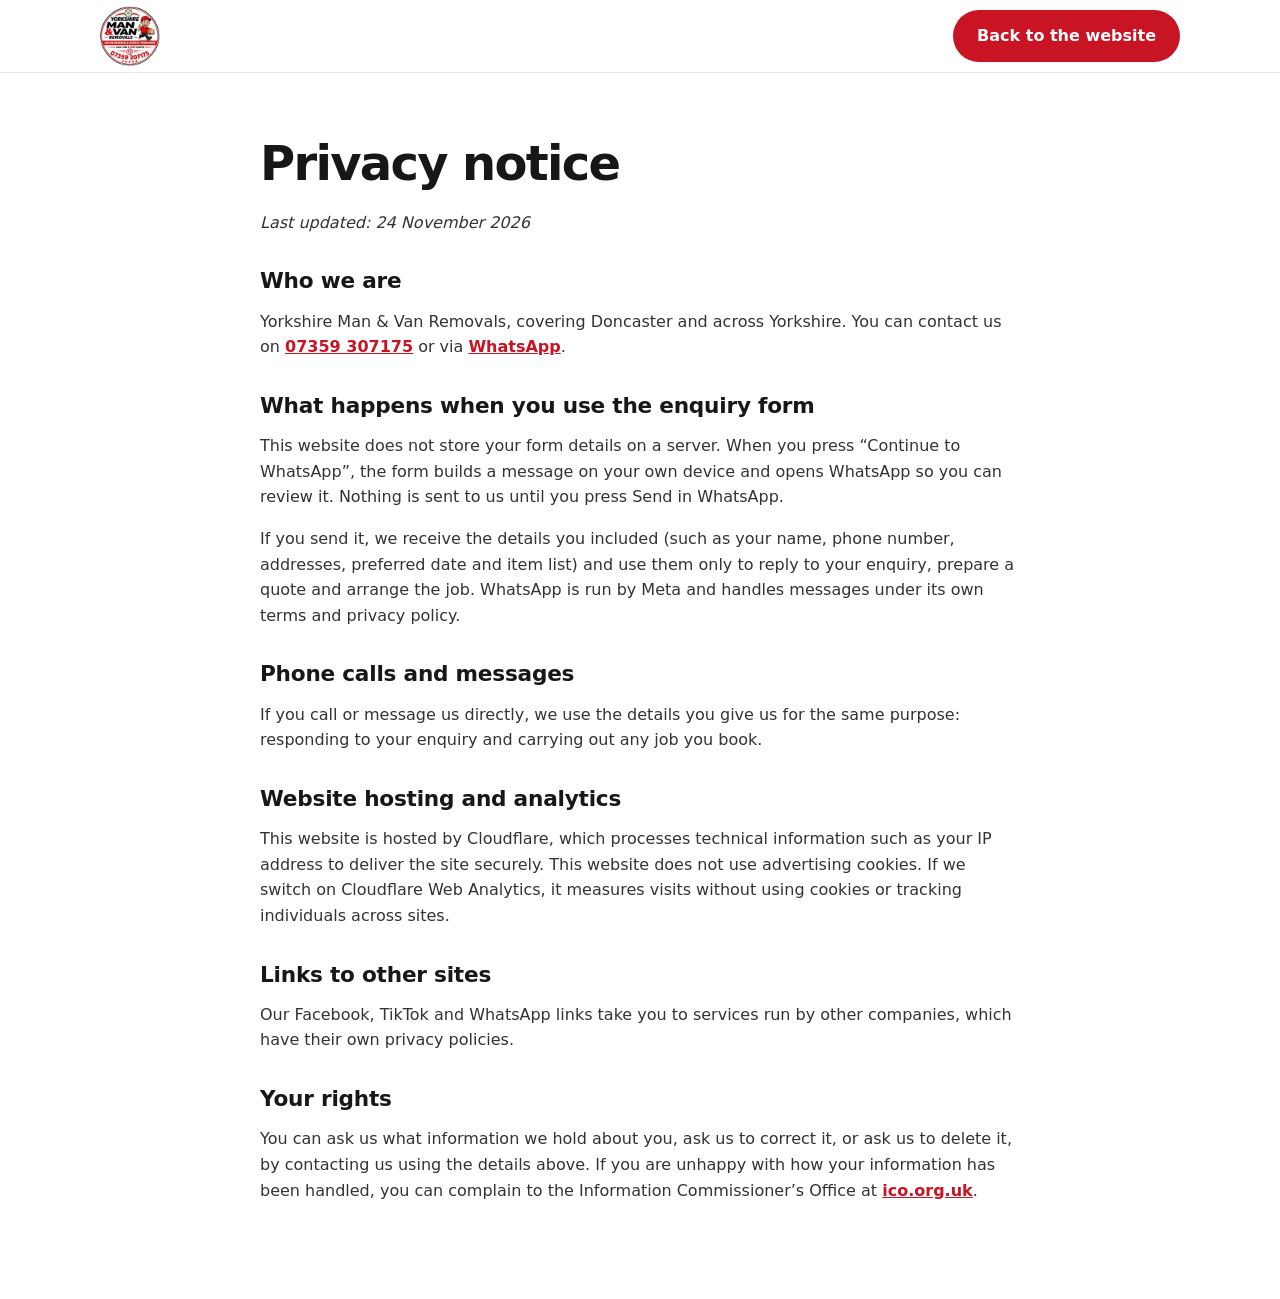
<file: public/privacy.html>
<!doctype html>
<html lang="en-GB">
<head>
  <meta charset="utf-8">
  <meta name="viewport" content="width=device-width, initial-scale=1">
  <title>Privacy notice | Yorkshire Man & Van Removals</title>
  <meta name="description" content="How Yorkshire Man & Van Removals handles the information you send us when you enquire about a job.">
  <meta name="robots" content="noindex">
  <link rel="icon" type="image/png" sizes="32x32" href="favicon-32.png">
  <link rel="stylesheet" href="css/styles.css?v=57">
</head>
<body>
  <header><div class="wrap nav">
    <a class="brand" href="/" aria-label="Yorkshire Man and Van Removals — home"><img src="assets/logo-160.webp" width="76" height="76" alt="Yorkshire Man & Van Removals logo" class="brand-logo"></a>
    <div class="header-actions"><a class="btn" href="/">Back to the website</a></div>
  </div></header>
  <main class="wrap page">
    <h1>Privacy notice</h1>
    <p><em>Last updated: 24 November 2026</em></p>

    <h2>Who we are</h2>
    <p>Yorkshire Man &amp; Van Removals, covering Doncaster and across Yorkshire. You can contact us on <a href="tel:+447359307175">07359 307175</a> or via <a href="https://wa.me/447359307175">WhatsApp</a>.</p>

    <h2>What happens when you use the enquiry form</h2>
    <p>This website does not store your form details on a server. When you press “Continue to WhatsApp”, the form builds a message on your own device and opens WhatsApp so you can review it. Nothing is sent to us until you press Send in WhatsApp.</p>
    <p>If you send it, we receive the details you included (such as your name, phone number, addresses, preferred date and item list) and use them only to reply to your enquiry, prepare a quote and arrange the job. WhatsApp is run by Meta and handles messages under its own terms and privacy policy.</p>

    <h2>Phone calls and messages</h2>
    <p>If you call or message us directly, we use the details you give us for the same purpose: responding to your enquiry and carrying out any job you book.</p>

    <h2>Website hosting and analytics</h2>
    <p>This website is hosted by Cloudflare, which processes technical information such as your IP address to deliver the site securely. This website does not use advertising cookies. If we switch on Cloudflare Web Analytics, it measures visits without using cookies or tracking individuals across sites.</p>

    <h2>Links to other sites</h2>
    <p>Our Facebook, TikTok and WhatsApp links take you to services run by other companies, which have their own privacy policies.</p>

    <h2>Your rights</h2>
    <p>You can ask us what information we hold about you, ask us to correct it, or ask us to delete it, by contacting us using the details above. If you are unhappy with how your information has been handled, you can complain to the Information Commissioner’s Office at <a href="https://ico.org.uk/make-a-complaint/">ico.org.uk</a>.</p>
  </main>
</body>
</html>
</file>
<file: public/css/styles.css>
/* Yorkshire Man & Van Removals — stylesheet (v11: simplified, calmer layout) */
:root{
  --gutter:24px;
  --red:#c91424;--red-dark:#a80f1d;--red-tint:#fff0f1;--ink:#171717;--muted:#5f5f5f;--soft:#f5f5f4;--line:#e6e6e4;
  --wa:#0f8040;--wa-dark:#0b6a35;           /* WhatsApp green darkened so white text passes WCAG AA */
  --radius:16px;--header-h:72px;
  --shadow:0 1px 2px rgba(0,0,0,.04),0 12px 32px rgba(0,0,0,.06);
}
*{box-sizing:border-box}
html{scroll-behavior:smooth;scroll-padding-top:calc(var(--header-h) + 16px);-webkit-text-size-adjust:100%}
body{margin:0;font-family:system-ui,-apple-system,"Segoe UI",Roboto,Helvetica,Arial,sans-serif;color:var(--ink);background:#fff;line-height:1.6;-webkit-font-smoothing:antialiased}
a{color:inherit;text-decoration:none}
img{max-width:100%;display:block}
[hidden]{display:none!important}
.wrap{width:min(1080px,calc(100% - 48px));margin:auto}
.sr-only{position:absolute;width:1px;height:1px;overflow:hidden;clip:rect(0 0 0 0);white-space:nowrap}

/* Accessibility */
.skip-link{position:absolute;left:12px;top:-60px;z-index:100;background:#111;color:#fff;padding:12px 18px;border-radius:10px;font-weight:700;transition:top .15s}
.skip-link:focus{top:12px}
:focus-visible{outline:3px solid #111;outline-offset:3px;border-radius:6px}
.hero :focus-visible,footer :focus-visible{outline-color:#fff}

/* Header */
header{position:sticky;top:0;z-index:30;background:rgba(255,255,255,.94);-webkit-backdrop-filter:saturate(1.4) blur(10px);backdrop-filter:saturate(1.4) blur(10px);border-bottom:1px solid var(--line)}
.nav{min-height:var(--header-h);display:flex;align-items:center;justify-content:space-between;gap:24px}
.brand-logo{width:60px;height:60px;object-fit:contain}
.nav-links{display:flex;gap:30px;align-items:center;font-size:.95rem;font-weight:600;margin-left:auto}
.nav-links a{color:#333}
.nav-links a:hover{color:var(--red)}
.header-actions{display:flex;align-items:center;gap:16px}
.header-call{font-weight:800;font-size:.98rem;white-space:nowrap}
.header-call:hover{color:var(--red)}
.menu-toggle{display:none;width:46px;height:46px;border:1.5px solid #111;border-radius:12px;background:#fff;cursor:pointer;padding:0;align-items:center;justify-content:center}
.menu-toggle span,.menu-toggle span:before,.menu-toggle span:after{display:block;width:20px;height:2px;background:#111;border-radius:2px;position:relative;transition:.2s}
.menu-toggle span:before,.menu-toggle span:after{content:"";position:absolute;left:0}
.menu-toggle span:before{top:-6px}.menu-toggle span:after{top:6px}
.menu-toggle[aria-expanded="true"] span{background:transparent}
.menu-toggle[aria-expanded="true"] span:before{top:0;transform:rotate(45deg)}
.menu-toggle[aria-expanded="true"] span:after{top:0;transform:rotate(-45deg)}

/* Buttons */
.btn{display:inline-flex;align-items:center;justify-content:center;gap:9px;background:var(--red);color:#fff;padding:13px 24px;border:0;border-radius:999px;font:inherit;font-weight:700;cursor:pointer;transition:background .2s,transform .2s;min-height:48px;white-space:nowrap}
.btn:hover{background:var(--red-dark);transform:translateY(-1px)}
.btn.whatsapp{background:var(--wa)}
.btn.whatsapp:hover{background:var(--wa-dark)}
.btn.ghost{background:transparent;color:var(--ink);border:1.5px solid #cfcfcf}
.btn.ghost:hover{background:var(--soft);transform:none}
.btn.link{background:none;color:var(--ink);text-decoration:underline;padding:10px 14px;min-height:44px}
.btn.link:hover{background:none;color:var(--red);transform:none}
.btn svg{width:20px;height:20px;flex:0 0 auto}

/* Hero */
.hero{position:relative;isolation:isolate;overflow:hidden;background:#111;color:#fff;padding:104px 0 96px}
.hero-bg{position:absolute;inset:0;width:100%;height:100%;object-fit:cover;object-position:center;z-index:-2}
.hero:after{content:"";position:absolute;inset:0;z-index:-1;background:linear-gradient(105deg,rgba(0,0,0,.88),rgba(0,0,0,.5))}
.eyebrow{font-weight:700;letter-spacing:.16em;text-transform:uppercase;font-size:.78rem;color:#ffc2c8}
h1{font-size:clamp(2.6rem,6vw,4.8rem);line-height:1;letter-spacing:-.035em;font-weight:800;margin:18px 0 20px;max-width:720px}
h1 span{color:#ff5262}
.hero p{font-size:1.15rem;color:#ececec;max-width:540px;margin:0 0 32px}
.hero-actions{display:flex;gap:12px;flex-wrap:wrap}
.hero-actions .btn{min-height:54px;padding:14px 28px;font-size:1rem}
.hero-points{display:flex;flex-wrap:wrap;gap:8px 26px;list-style:none;margin:0 0 26px;padding:0;font-size:.95rem;font-weight:600;color:#f1f1f1}
.hero-points li{display:flex;align-items:center;gap:8px}
.hero-points svg{width:18px;height:18px;color:#ff7a88;flex:0 0 auto}

/* Sections */
section{padding:96px 0}
.section-head{max-width:620px;margin-bottom:44px}
.kicker{color:var(--red);font-weight:700;text-transform:uppercase;letter-spacing:.16em;font-size:.76rem}
h2{font-size:clamp(1.9rem,3.6vw,2.8rem);line-height:1.08;letter-spacing:-.03em;font-weight:800;margin:12px 0 14px}
.section-head p{color:var(--muted);margin:0;font-size:1.05rem}

/* Services */
.services{display:grid;grid-template-columns:repeat(4,1fr);gap:20px}
.service{border:1px solid var(--line);border-radius:var(--radius);padding:28px 24px;background:#fff;transition:transform .2s,box-shadow .2s}
.service:hover{transform:translateY(-3px);box-shadow:var(--shadow)}
.service .icon{width:48px;height:48px;border-radius:12px;background:var(--red-tint);color:var(--red);display:grid;place-items:center;margin-bottom:20px}
.service .icon svg{width:26px;height:26px}
.service h3{margin:0 0 8px;font-size:1.15rem;letter-spacing:-.01em}
.service p{color:var(--muted);margin:0;font-size:1rem}
.services-note{margin:28px 0 0;color:var(--muted)}
.services-note a{color:var(--red);font-weight:700}

/* About + areas */
.about{background:var(--soft)}
.about-grid{display:grid;grid-template-columns:1fr 1fr;gap:64px;align-items:center}
.about-photo{width:100%;height:100%;min-height:420px;max-height:540px;object-fit:cover;border-radius:20px;box-shadow:var(--shadow)}
.about p{font-size:1.05rem;color:#3d3d3d;margin:0 0 28px}
.areas-label{font-weight:700;font-size:.95rem;margin:0 0 12px}
.area-list{display:grid;grid-template-columns:repeat(2,minmax(0,1fr));gap:12px 20px;list-style:none;margin:0;padding:22px 24px;background:#fff;border:1px solid var(--line);border-radius:14px}
.area-list li{display:flex;align-items:center;gap:9px;font-weight:600;font-size:.98rem;line-height:1.3}
.area-list li:before{content:"";flex:0 0 7px;height:7px;border-radius:50%;background:var(--red)}
.area-list li.base{font-weight:800}
.about .nationwide{margin:22px 0 0;font-size:.98rem;color:#3d3d3d}

/* Gallery */
.photos{display:grid;grid-template-columns:repeat(3,minmax(0,1fr));gap:16px}
.photo{padding:0;border:0;background:#eee;border-radius:var(--radius);overflow:hidden;cursor:zoom-in;display:block;position:relative;aspect-ratio:1/1.05}
.photo img{height:100%;width:100%;object-fit:cover;transition:transform .4s}
.photo:hover img{transform:scale(1.04)}
.lightbox{border:0;padding:0;background:transparent;max-width:100vw;max-height:100vh;width:100%;height:100%;color:#fff}
.lightbox::backdrop{background:rgba(0,0,0,.92)}
.lightbox-inner{display:grid;grid-template-rows:1fr auto;height:100%;padding:18px;gap:12px;place-items:center}
.lightbox img{max-width:100%;max-height:calc(100vh - 120px);width:auto;height:auto;object-fit:contain;border-radius:12px}
.lightbox-bar{display:flex;gap:10px;align-items:center;justify-content:center}
.lightbox-bar button{min-width:52px;min-height:52px;border-radius:999px;border:2px solid #fff;background:#111;color:#fff;font-size:1.3rem;font-weight:700;cursor:pointer;padding:0 18px}
.lightbox-bar button:hover{background:#fff;color:#111}
.lightbox-count{min-width:70px;text-align:center;font-weight:600}

/* Quote section */
.quote{background:var(--soft)}
.quote-grid{display:grid;grid-template-columns:.75fr 1.25fr;gap:56px;align-items:start}
.quote-intro{position:sticky;top:calc(var(--header-h) + 28px)}
.quote-intro>p{color:var(--muted);font-size:1.05rem;margin:0 0 28px}
.next-steps{list-style:none;margin:0 0 32px;padding:0;counter-reset:s;display:grid;gap:16px}
.next-steps li{counter-increment:s;display:flex;gap:14px;align-items:flex-start;font-size:1rem}
.next-steps li:before{content:counter(s);flex:0 0 30px;height:30px;border-radius:50%;background:var(--ink);color:#fff;font-weight:700;font-size:.9rem;display:grid;place-items:center;margin-top:-2px}
.quote-main{display:grid;gap:24px;min-width:0}
.talk{background:#fff;border-radius:16px;padding:24px 28px;box-shadow:var(--shadow)}
.talk h3{margin:0 0 2px;font-size:1.1rem}
.talk p{margin:0;color:var(--muted);font-size:.98rem}
.talk-actions{display:grid;grid-template-columns:repeat(2,minmax(0,1fr));gap:12px;margin-top:18px}
.talk-actions .btn{min-height:52px;padding:12px 16px;width:100%}

/* Social band */
.social-band{background:var(--soft);text-align:center;padding:72px 0}
.social-band h2{font-size:clamp(1.5rem,3vw,2.1rem);margin:0 0 10px}
.social-band p{margin:0;color:var(--muted);font-size:1.05rem}
.social-actions{display:grid;grid-template-columns:repeat(2,150px);justify-content:center;gap:12px;margin:26px 0 0}
.social-actions .btn{min-height:50px;padding:12px 14px;width:100%}
.social-actions .btn{color:#fff}
.btn.social-fb{background:#1665d8;color:#fff}.btn.social-fb:hover{background:#0b57c8}
.btn.fb-light{background:#fff;color:#1f1f1f;border:1.5px solid #dadce0}.btn.fb-light:hover{background:#f8f9fa;border-color:#c4c7c5}
.btn.fb-light img{width:20px;height:20px;flex:0 0 auto}
.glyph{display:inline-block;width:20px;height:20px;flex:0 0 auto;background:currentColor;-webkit-mask:var(--g) center/contain no-repeat;mask:var(--g) center/contain no-repeat}
.glyph-fb{--g:url(../assets/facebook-f-glyph.webp)}
.glyph-tt{--g:url(../assets/tiktok-glyph.webp)}
.socials .glyph{width:21px;height:21px}
.social-tt{background:#111}.social-tt:hover{background:#000}

/* Form */
form{background:#fff;padding:36px;border-radius:20px;box-shadow:var(--shadow);min-width:0}
.form-top{display:flex;align-items:center;gap:16px;margin-bottom:28px}
.progress{display:flex;gap:6px;flex:1}
.progress span{flex:1;height:5px;border-radius:3px;background:#e1e1df;transition:background .25s}
.progress span.on{background:var(--red)}
.step-count{margin:0;font-size:.88rem;font-weight:700;color:var(--muted);white-space:nowrap}
.step{padding:0}
.step h3{margin:0 0 6px;font-size:1.55rem;line-height:1.15;letter-spacing:-.025em;font-weight:800;outline:none}
.step-lead{margin:0 0 28px;color:var(--muted)}
.step-body{display:grid;gap:26px}
fieldset{border:0;margin:0;padding:0;min-width:0}
legend,label.lbl{display:block;font-weight:700;font-size:1rem;margin-bottom:10px;padding:0}
.opt{font-weight:500;color:var(--muted);font-size:.88em}
.help{display:block;margin-top:8px;color:var(--muted);font-size:.9rem;line-height:1.5}
.field{display:flex;flex-direction:column;gap:8px;min-width:0}
.field label{font-weight:700;font-size:1rem}
.row2{display:grid;grid-template-columns:minmax(0,1fr) minmax(0,1fr);gap:16px}
input[type=text],input[type=tel],input[type=email],input[type=date],select,textarea{display:block;width:100%;min-width:0;max-width:100%;font:inherit;font-size:16px;line-height:1.45;padding:13px 14px;border:1px solid #bdbdbd;border-radius:10px;background:#fff;color:var(--ink)}
input[type=text],input[type=tel],input[type=email],input[type=date],select{min-height:52px}
input[type=date]{-webkit-appearance:none;appearance:none;overflow:hidden}
input[type=date]::-webkit-date-and-time-value{text-align:left;min-height:1.45em}
input[type=date]::-webkit-calendar-picker-indicator{margin-left:8px;opacity:.8}
input:focus,select:focus,textarea:focus{outline:3px solid #f3a0a8;border-color:var(--red)}
input:user-invalid,select:user-invalid{border-color:#b00020;background:#fff7f8}
textarea{min-height:96px;resize:vertical}
::placeholder{color:#6f6f6f;opacity:1}

/* Choice tiles (real radio buttons, visually restyled) */
.choices{display:grid;gap:10px}
.cols-2{grid-template-columns:repeat(2,minmax(0,1fr))}
.cols-3,.svc{grid-template-columns:repeat(3,minmax(0,1fr))}
.cols-4{grid-template-columns:repeat(4,minmax(0,1fr))}
.extra-gap{margin-top:14px}
.choice{position:relative;display:block}
.choice input{position:absolute;inset:0;width:100%;height:100%;margin:0;opacity:0;cursor:pointer}
.choice span{display:flex;align-items:center;justify-content:center;text-align:center;min-height:52px;padding:8px 10px;border:2px solid #d3d3d1;border-radius:12px;background:#fff;font-weight:600;font-size:.95rem;line-height:1.25;transition:border-color .15s,background .15s}
.choice input:hover+span{border-color:#9a9a9a}
.choice input:checked+span{background:var(--red-tint);border-color:var(--red);color:var(--red-dark);font-weight:700}
.choice input:focus-visible+span{outline:3px solid #111;outline-offset:2px}
.choices.left .choice span{justify-content:flex-start;text-align:left;padding-left:16px}

/* Address cards */
.addr-card{border:1px solid var(--line);background:#fafaf9;border-radius:14px;padding:22px;display:grid;gap:22px}
.addr-fields{display:grid;gap:22px}
.addr-card .check{background:#fff;border:1px solid #d3d3d1;border-radius:12px;padding:6px 16px}
.addr-card h4{margin:0;font-size:1.05rem;color:var(--red);letter-spacing:-.01em}
.check{display:flex;align-items:center;gap:12px;min-height:48px}
.check input{width:22px;height:22px;margin:0;accent-color:var(--red);flex:0 0 auto}
.check label{font-size:1rem;line-height:1.4}

/* Item steppers */
.items{display:grid}
.item{display:flex;align-items:center;justify-content:space-between;gap:12px;min-height:60px;border-bottom:1px solid var(--line)}
.item:first-child{border-top:1px solid var(--line)}
.item-label{font-weight:600;line-height:1.3}
.stepper{display:flex;align-items:center;gap:4px;flex:0 0 auto}
.step-btn{width:44px;height:44px;border-radius:50%;border:2px solid var(--ink);background:#fff;color:var(--ink);font:inherit;font-size:1.4rem;font-weight:600;line-height:1;cursor:pointer;padding:0}
.step-btn:hover:not(:disabled){background:var(--ink);color:#fff}
.step-btn:disabled{border-color:#d0d0d0;color:#a0a0a0;cursor:not-allowed}
.count{min-width:34px;text-align:center;font-size:1.1rem;font-weight:700}

.tip{background:#effaf3;border:1px dashed #5aa97b;border-radius:14px;padding:16px 18px;font-size:.95rem;color:#1b3a28}
.step-actions{display:flex;align-items:center;gap:12px;margin-top:30px;flex-wrap:wrap}
.step-actions .btn:first-child{flex:1 1 220px}
.step-actions .primary{min-height:56px;font-size:1.02rem}
.micro{margin:14px 0 0;text-align:center;font-size:.9rem;color:var(--muted)}
.micro a{text-decoration:underline;font-weight:600}
.form-result{margin-top:20px;padding:18px;border-radius:14px;background:#effaf3;border:1px solid #9bd6b1}
.form-result p{margin:0 0 12px;font-weight:600}
.form-result-actions{display:flex;flex-wrap:wrap;gap:10px}
.form-result .btn{min-height:46px;padding:10px 20px;font-size:.95rem}

/* FAQ accordion */
.faq-list{max-width:820px;border-top:1px solid var(--line)}
.faq{border-bottom:1px solid var(--line)}
.faq summary{list-style:none;cursor:pointer;display:flex;align-items:center;justify-content:space-between;gap:20px;padding:22px 4px;min-height:64px;font-weight:700;font-size:1.1rem;line-height:1.35}
.faq summary::-webkit-details-marker{display:none}
.faq summary:hover{color:var(--red)}
.faq summary:after{content:"";flex:0 0 28px;height:28px;border-radius:50%;background:
  linear-gradient(currentColor,currentColor) center/12px 2px no-repeat,
  linear-gradient(currentColor,currentColor) center/2px 12px no-repeat;border:1.5px solid currentColor;transition:transform .25s}
.faq[open] summary:after{background:linear-gradient(currentColor,currentColor) center/12px 2px no-repeat;transform:rotate(180deg)}
.faq[open] summary{color:var(--red)}
.faq-body{padding:0 52px 24px 4px;animation:faqin .25s ease}
.faq-body p{margin:0;color:#444;font-size:1.02rem}
@keyframes faqin{from{opacity:0;transform:translateY(-6px)}to{opacity:1;transform:none}}

/* Footer */
footer{background:#111;color:#fff;padding:56px 0 32px}
.footer-row{display:flex;justify-content:space-between;align-items:flex-start;gap:32px;flex-wrap:wrap}
.footer-brand{display:flex;align-items:center;gap:16px}
.footer-brand img{width:64px;height:64px;border-radius:50%;background:#fff}
.footer-brand strong{display:block;letter-spacing:.02em}
.footer-muted{color:#bdbdbd;font-size:.92rem}
.footer-contact{display:flex;flex-direction:column;gap:10px;align-items:flex-start}
.footer-contact a.big{font-size:1.4rem;font-weight:800;letter-spacing:-.01em}
.footer-contact a:hover{color:#ff7a88}
.socials{display:flex;gap:10px;margin-top:6px}
.socials a{width:46px;height:46px;border-radius:50%;border:1.5px solid #555;display:grid;place-items:center;transition:background .2s,border-color .2s}
.socials a:hover{background:#fff;border-color:#fff;color:#111}
.socials svg{width:22px;height:22px}
.footer-small{color:#bdbdbd;font-size:.85rem;margin-top:40px;padding-top:24px;border-top:1px solid #2c2c2c;display:flex;gap:18px;flex-wrap:wrap;justify-content:space-between}
.footer-small a{text-decoration:underline}

/* Mobile call + WhatsApp bar */
.sticky-actions{display:none}

/* Simple pages (privacy, 404) */
.page{padding:64px 0 80px;max-width:760px}
.page h1{font-size:clamp(2rem,5vw,3rem);line-height:1.1;margin-top:0;color:var(--ink)}
.page h2{font-size:1.35rem;letter-spacing:-.01em;margin:34px 0 8px}
.page p,.page li{color:#333}
.page a:not(.btn){color:var(--red);text-decoration:underline;font-weight:600}

/* Tablet */
@media(max-width:1000px){
  .header-call{display:none}
  .nav-links{gap:22px}
  .services{grid-template-columns:repeat(2,1fr)}
  .about-grid{gap:40px}
  .quote-grid{grid-template-columns:1fr;gap:40px}
  .quote-intro{position:static}
}
@media(max-width:800px){
  :root{--header-h:68px}
  section{padding:72px 0}
  .menu-toggle{display:inline-flex}
  .nav{position:relative}
  .nav-links{display:none;position:absolute;left:-24px;right:-24px;top:100%;flex-direction:column;align-items:stretch;gap:0;background:#fff;border-bottom:1px solid var(--line);box-shadow:0 18px 30px rgba(0,0,0,.12);padding:6px 24px 14px;margin:0}
  .nav-links.open{display:flex}
  .nav-links a{padding:15px 2px;border-bottom:1px solid var(--line);font-size:1.05rem}
  .nav-links a:last-child{border-bottom:0}
  .about-grid{grid-template-columns:1fr}
  .about-photo{min-height:280px;max-height:420px}
  .photos{grid-template-columns:1fr 1fr;gap:12px}
  body{padding-bottom:78px}
  .sticky-actions{display:flex;position:fixed;left:0;right:0;bottom:0;z-index:20;padding:10px 12px calc(10px + env(safe-area-inset-bottom));background:#fff;border-top:1px solid var(--line);box-shadow:0 -8px 24px rgba(0,0,0,.1);transition:opacity .2s,transform .2s}
  .sticky-actions .btn{flex:1 1 0;border-radius:12px;min-height:54px;font-size:1.02rem;margin:0 4px}
  .sticky-actions.is-hidden{opacity:0;pointer-events:none;transform:translateY(16px)}
}
/* Phone */
@media(max-width:520px){
  :root{--gutter:16px}
  .wrap{width:calc(100% - 32px)}
  .nav-links{left:-16px;right:-16px;padding-left:16px;padding-right:16px}
  .header-actions .btn{padding:11px 16px;font-size:.92rem;min-height:44px}
  .brand-logo{width:54px;height:54px}
  section{padding:60px 0}
  .section-head{margin-bottom:32px}
  .hero{padding:68px 0 64px}
  h1{font-size:clamp(2.6rem,11.5vw,3.4rem)}
  .hero p{font-size:1.08rem}
  .hero-actions{flex-direction:column}
  .hero-actions .btn{width:100%}
  .hero-points{flex-direction:column;gap:10px;margin:0 0 24px}
  .social-band{padding:56px 0}
  .social-actions{grid-template-columns:repeat(2,minmax(0,1fr))}
  .services{grid-template-columns:1fr;gap:14px}
  .service{padding:22px}
  form{padding:22px 18px}
  .row2{grid-template-columns:1fr}
  .svc,.cols-4{grid-template-columns:1fr 1fr}
  .choice span{padding:8px 6px;font-size:.92rem}
  .addr-card{padding:18px}
  .step h3{font-size:1.4rem}
  .step-actions{flex-direction:column;align-items:stretch}
  .step-actions .btn,.step-actions .btn:first-child{width:100%;flex:0 0 auto}
  .faq summary{font-size:1.04rem}
  .faq-body{padding-right:8px}
  .footer-row{flex-direction:column}
  .talk-actions{grid-template-columns:1fr}
}
@media(prefers-reduced-motion:reduce){
  html{scroll-behavior:auto}
  *,*:before,*:after{transition:none!important;animation:none!important}
}
@media print{
  header,.sticky-actions,.gallery{display:none!important}
  section{padding:24px 0}
}
.photo.no-zoom{cursor:default}
@media (max-width:360px){.area-list{gap:12px 10px;padding:20px 16px}.area-list li{gap:7px;font-size:.92rem}}

.reviews{background:#fff}
.reviews h2{margin:0 0 22px}
.reviews-intro{margin:0 0 28px;color:var(--muted);font-size:1.05rem}
.review-grid{display:grid;grid-template-columns:repeat(6,minmax(0,1fr));gap:20px}
.review{grid-column:span 2;margin:0;padding:24px;background:var(--soft);border-radius:var(--radius);display:flex;flex-direction:column}
.review:nth-child(n+4){grid-column:span 3}
.stars{color:#d97706;letter-spacing:2px;font-size:1.05rem;margin-bottom:12px}
.review blockquote{margin:0 0 16px;flex:1}
.review blockquote p{margin:0;font-size:1rem;line-height:1.6;color:#2b2b2b}
.review figcaption{font-weight:700;font-size:.95rem}
.reviews-link{margin:32px 0 0}
@media (max-width:900px){.review,.review:nth-child(n+4){grid-column:span 6}}
@media (max-width:600px){.reviews-link .btn{width:100%}}
.reviews-link{display:flex;flex-wrap:wrap;gap:12px}
.reviews-link svg{width:18px;height:18px}
.star-row{display:inline-flex;gap:2px;color:#fbbc04;flex:0 0 auto}
.star-row svg{width:17px;height:17px;display:block}
/* Reviews section layout */
.reviews-head{display:flex;flex-wrap:wrap;align-items:flex-end;justify-content:space-between;gap:20px 32px;margin-bottom:40px}
.reviews-head .section-head{margin-bottom:0}
.btn.google{background:#fff;color:#1f1f1f;border:1.5px solid #dadce0}
.btn.google:hover{background:#f8f9fa;border-color:#c4c7c5}
.btn.google img{width:20px;height:20px;flex:0 0 auto}
.review-stars{margin-bottom:14px}
.review-stars .star-row svg{width:18px;height:18px}
.review figcaption{display:flex;flex-direction:column;gap:2px}
.review figcaption span{font-weight:500;font-size:.82rem;color:var(--muted)}
.reviews-link{margin:36px 0 0}
@media (max-width:700px){
  .reviews-head{margin-bottom:28px}
  .review-grid{display:flex;overflow-x:auto;scroll-snap-type:x mandatory;gap:14px;margin:0 calc(50% - 50vw);padding:4px calc(50vw - 50%) 12px;scroll-padding:0 var(--gutter);-webkit-overflow-scrolling:touch;scrollbar-width:none}
  .review-grid::-webkit-scrollbar{display:none}
  .review,.review:nth-child(n+4){flex:0 0 84%;scroll-snap-align:start}
  .reviews-link{margin-top:24px}
}
/* Rating chips (hero + reviews section) */
.rating-chips{display:flex;flex-wrap:wrap;gap:12px}
.rating-chip{display:flex;flex-direction:column;gap:6px;min-width:178px;padding:14px 18px;border-radius:16px;text-decoration:none;transition:transform .2s,background .2s}
.rating-chip:hover{transform:translateY(-2px)}
.rc-top{display:flex;align-items:center;gap:10px}
.rc-top img{width:24px;height:24px;flex:0 0 auto}
.rc-top strong{font-size:1.55rem;font-weight:800;line-height:1;letter-spacing:-.02em}
.rc-mid{display:flex;align-items:center;height:18px;font-size:.85rem;font-weight:700;line-height:1}
.rc-mid .star-row svg{width:16px;height:16px}
.rc-sub{font-size:.82rem;line-height:1.25}
.on-dark{margin:0 0 28px}
.on-dark .rating-chip{background:rgba(255,255,255,.1);border:1px solid rgba(255,255,255,.22);-webkit-backdrop-filter:blur(8px);backdrop-filter:blur(8px);color:#fff}
.on-dark .rating-chip:hover{background:rgba(255,255,255,.16)}
.on-dark .rc-sub{color:rgba(255,255,255,.78)}
.on-light .rating-chip{background:#fff;border:1px solid var(--line);box-shadow:var(--shadow);color:var(--ink)}
.on-light .rc-sub{color:var(--muted)}
.on-light .rc-rec{color:#1877f2}
@media (max-width:700px){
  .rating-chips{width:100%}
  .rating-chip{flex:1 1 0;min-width:0;padding:12px 14px}
  .rc-top strong{font-size:1.4rem}
}
@media (max-width:380px){.rating-chip{padding:12px}.rc-sub{font-size:.76rem}}

/* ===== Design polish (v42) ===== */
/* Hero: secondary call button */
.btn.hero-call-btn{background:rgba(255,255,255,.1);border:1.5px solid rgba(255,255,255,.35);color:#fff;-webkit-backdrop-filter:blur(8px);backdrop-filter:blur(8px)}
.btn.hero-call-btn:hover{background:rgba(255,255,255,.2)}

/* Services: softer cards, subtle red hover */
.service{background:#fff;border-color:var(--line)}
.service:hover{border-color:#f3c3c8}
.services-note{display:inline-block;margin:28px 0 0;padding:12px 18px;background:var(--soft);border-radius:999px;font-size:.95rem}

/* Areas: compact pills instead of a long list */
.area-list{display:flex;flex-wrap:wrap;gap:8px;padding:0;background:none;border:0;border-radius:0}
.area-list li{gap:8px;padding:8px 14px;background:#fff;border:1px solid var(--line);border-radius:999px;font-size:.92rem;font-weight:600}
.area-list li:before{flex:0 0 6px;height:6px}
.area-list li.base{background:var(--red);border-color:var(--red);color:#fff}
.area-list li.base:before{background:#fff}
.about .nationwide{margin:20px 0 0;padding:16px 18px;background:#fff;border-left:4px solid var(--red);border-radius:12px;font-size:.98rem}

/* Even spacing between same-colour sections */
.gallery{padding-bottom:48px}
.gallery~.reviews{padding-top:48px}

/* FAQ: heading + contact on the left, questions on the right */
.faq-grid{display:grid;grid-template-columns:.8fr 1.2fr;gap:56px;align-items:start}
.faq-side{position:sticky;top:calc(var(--header-h) + 28px)}
.faq-side .section-head{margin-bottom:24px}
.faq-list{max-width:none}
.faq-cta{background:var(--soft);border-radius:var(--radius);padding:22px}
.faq-cta p{margin:0 0 16px;color:#3d3d3d;font-size:.98rem}
.faq-cta p strong{display:block;color:var(--ink);font-size:1.05rem;margin-bottom:2px}
.faq-cta-actions{display:grid;grid-template-columns:1fr 1fr;gap:10px}
.faq-cta-actions .btn{min-height:46px;padding:10px 14px;font-size:.95rem}

/* Social band: tighter */
.social-band{padding:64px 0}

@media(max-width:1000px){
  .faq-grid{grid-template-columns:1fr;gap:28px}
  .faq-side{position:static}
}
@media(max-width:800px){
  .about-photo{min-height:0;max-height:none;aspect-ratio:4/3;height:auto}
  .faq-cta{display:none}
  /* Gallery: swipe on phones, like the reviews */
  .photos{display:flex;overflow-x:auto;scroll-snap-type:x mandatory;gap:12px;margin:0 calc(50% - 50vw);padding:4px calc(50vw - 50%) 8px;scroll-padding:0 var(--gutter);scrollbar-width:none}
  .photos::-webkit-scrollbar{display:none}
  .photo{flex:0 0 72%;scroll-snap-align:start;aspect-ratio:4/5}
}
@media(max-width:520px){
  .hero-actions .btn.hero-call-btn{display:none}
  /* Services: compact rows with the icon beside the title */
  .services{gap:12px}
  .service{display:grid;grid-template-columns:44px 1fr;column-gap:16px;padding:18px}
  .service .icon{grid-row:span 2;width:44px;height:44px;margin:0}
  .service h3{margin:2px 0 4px;font-size:1.08rem}
  .service p{font-size:.95rem;line-height:1.5}
  .services-note{border-radius:14px;display:block}
  .area-list li{padding:7px 12px;font-size:.88rem}
  .gallery{padding-bottom:36px}
  .gallery~.reviews{padding-top:36px}
  .next-steps{gap:12px;margin-bottom:8px}
  .next-steps li{font-size:.96rem}
  .quote-intro>p{margin-bottom:20px}
  .faq summary{padding:18px 2px;min-height:56px}
  .faq-cta-actions .btn{width:100%}
  .social-band{padding:48px 0}
}

/* TikTok highlights */
.videos{background:var(--soft)}
.videos-head{display:flex;flex-wrap:wrap;align-items:flex-end;justify-content:space-between;gap:20px 32px;margin-bottom:36px}
.videos-head .section-head{margin-bottom:0}
.videos-head .social-actions{margin:0}
.video-grid{display:grid;grid-template-columns:repeat(5,minmax(0,1fr));gap:16px}
.video-card{position:relative;display:block;aspect-ratio:4/5;border-radius:18px;overflow:hidden;background:#111;color:#fff;isolation:isolate;box-shadow:var(--shadow)}
.video-card img{position:absolute;inset:0;width:100%;height:100%;object-fit:cover;z-index:-2;transition:transform .4s}
.video-card:after{content:"";position:absolute;inset:0;z-index:-1;background:linear-gradient(180deg,rgba(0,0,0,.25) 0%,rgba(0,0,0,0) 30%,rgba(0,0,0,0) 50%,rgba(0,0,0,.82) 100%)}
.video-card:hover img{transform:scale(1.04)}
.vc-badge{position:absolute;top:12px;left:12px;display:inline-flex;align-items:center;gap:6px;padding:6px 11px;border-radius:999px;background:rgba(0,0,0,.55);-webkit-backdrop-filter:blur(6px);backdrop-filter:blur(6px);font-size:.78rem;font-weight:700}
.vc-badge .glyph{width:14px;height:14px}
.vc-play{position:absolute;top:50%;left:50%;width:56px;height:56px;margin:-28px 0 0 -28px;border-radius:50%;background:rgba(255,255,255,.92);box-shadow:0 8px 24px rgba(0,0,0,.3);transition:transform .2s}
.vc-play:before{content:"";position:absolute;top:50%;left:54%;transform:translate(-50%,-50%);border-style:solid;border-width:10px 0 10px 16px;border-color:transparent transparent transparent #111}
.video-card:hover .vc-play{transform:scale(1.08)}
.vc-caption{position:absolute;left:14px;right:14px;bottom:14px;font-weight:700;font-size:.92rem;line-height:1.3}
.vc-caption small{display:block;margin-top:6px;font-size:.8rem;font-weight:600;color:rgba(255,255,255,.8)}
@media(max-width:1000px){
  .video-grid{display:flex;overflow-x:auto;scroll-snap-type:x mandatory;gap:12px;margin:0 calc(50% - 50vw);padding:4px calc(50vw - 50%) 8px;scroll-padding:0 var(--gutter);scrollbar-width:none}
  .video-grid::-webkit-scrollbar{display:none}
  .video-card{flex:0 0 min(72%,300px);scroll-snap-align:start}
  .vc-caption{font-size:1rem}
}
@media(max-width:800px){.videos-head .social-actions{width:100%}}
@media(min-width:1001px){.video-card{aspect-ratio:2/3}.vc-play{top:44%}}
/* Video section sits between two light sections, so give it a dark backdrop */
.videos{background:#111;color:#fff}
.videos .kicker{color:#ff7a88}
.videos .section-head p{color:#bdbdbd}
.videos .video-card{box-shadow:none}
.videos :focus-visible{outline-color:#fff}
/* Areas: tags keep their natural size but stretch to fill each row, so both edges line up */
.area-list{gap:0 8px;margin-bottom:-8px}
.area-list li{flex:1 1 auto;justify-content:center;padding:7px 12px;margin-bottom:8px}
.area-list li.area-break{flex:0 0 100%;height:0;padding:0;margin:0;border:0;overflow:hidden}
.area-list li.area-break:before{display:none}
@media(max-width:520px){.area-list li{font-size:.88rem}}
</file>
<file: public/css/festive.css>
/* ===== Christmas touches =====
   To remove after the holidays: delete this file, its <link> in index.html,
   and the blocks marked "festive" in index.html (gift tag in the main banner, Santa hat on the logo). */

/* Gift tag at the top of the main banner */
.xmas-tag{position:relative;max-width:470px;margin:4px 0 28px 36px;transform:rotate(-2deg);transform-origin:left center;
  filter:drop-shadow(0 14px 22px rgba(0,0,0,.45))}
.xmas-card{position:relative;padding:20px 26px 20px 64px;background:#fffaf2;color:#1a1a1a;border-radius:6px 14px 14px 6px;
  clip-path:polygon(28px 0,100% 0,100% 100%,28px 100%,0 50%)}
/* dashed red border, like a printed tag */
.xmas-card:after{content:"";position:absolute;top:7px;right:7px;bottom:7px;left:48px;border:1.5px dashed rgba(200,16,46,.5);border-radius:4px 10px 10px 4px;pointer-events:none}
/* punched hole with a red ring */
.xmas-card:before{content:"";position:absolute;left:21px;top:50%;width:14px;height:14px;margin-top:-7px;border-radius:50%;
  background:#262626;box-shadow:0 0 0 3px #c8102e}
.xmas-card p{position:relative;margin:0;line-height:1.5;color:#3a3a3a;font-size:.95rem}
.xmas-card .xmas-tag-title{margin-bottom:4px;font-family:Georgia,"Times New Roman",serif;font-style:italic;font-size:1.55rem;line-height:1.15;color:#c8102e}
/* red-and-white twine looping from the hole */
.xmas-twine{position:absolute;z-index:1;left:-34px;top:50%;width:64px;height:3px;margin-top:-1.5px;border-radius:2px;
  transform:rotate(-22deg);transform-origin:right center;
  background:repeating-linear-gradient(90deg,#c8102e 0 6px,#fff 6px 12px)}
.xmas-twine:after{content:"";position:absolute;right:-2px;top:-1px;width:64px;height:3px;border-radius:2px;transform:rotate(44deg);transform-origin:right center;
  background:repeating-linear-gradient(90deg,#c8102e 0 6px,#fff 6px 12px)}

/* Santa hat on the header logo */
.brand{position:relative}
.santa-hat{position:absolute;top:-10px;right:4px;width:24px;height:21px;transform:rotate(14deg);pointer-events:none;filter:drop-shadow(0 2px 2px rgba(0,0,0,.25))}

@media(max-width:520px){
  .xmas-tag{margin:4px 0 22px 30px}
  .xmas-card{padding:16px 18px 16px 52px}
  .xmas-card .xmas-tag-title{font-size:1.35rem}
  .xmas-card p{font-size:.9rem}
  .xmas-twine,.xmas-twine:after{width:50px}
  .xmas-twine{left:-26px}
}

/* Keep the ticks and rating cards where they were */
.xmas-short{display:none}
/* Computers: the tag hangs in the empty space on the right of the photo, taking up no room */
@media(min-width:1150px){
  .hero .wrap{position:relative}
  .xmas-tag{position:absolute;top:-34px;right:0;width:420px;margin:0;transform:rotate(3deg);transform-origin:left center}
}
/* Phones, tablets and small laptops: a slim tag, with the banner's top spacing tightened to make room */
@media(max-width:1149px){
  .hero:has(.xmas-tag){padding-top:14px}
  .xmas-tag{margin:0 0 12px 30px;max-width:330px;transform:rotate(-1deg)}
  .xmas-card{padding:9px 16px 9px 58px}
  .xmas-card:after{top:5px;bottom:5px;right:5px}
  .xmas-card .xmas-tag-title{font-size:1.15rem;margin-bottom:0}
  .xmas-long{display:none}
  .xmas-short{display:block}
  .xmas-card p.xmas-short{font-size:.8rem;line-height:1.3}
}

/* Tinsel around the main buttons: header & banner quote buttons, banner call button, and the phone Call/WhatsApp bar */
header .btn[href="#quote"],.hero-actions .btn,.sticky-actions .btn{position:relative;isolation:isolate;overflow:visible}
header .btn[href="#quote"]:before,.hero-actions .btn:before,.sticky-actions .btn:before{
  content:"";position:absolute;inset:-7px;border-radius:inherit;padding:7px;pointer-events:none;
  background:url(../assets/tinsel.webp) 0 0/48px 48px repeat;
  -webkit-mask:linear-gradient(#000 0 0) content-box,linear-gradient(#000 0 0);-webkit-mask-composite:xor;
  mask:linear-gradient(#000 0 0) content-box exclude,linear-gradient(#000 0 0);
  filter:drop-shadow(0 0 2px rgba(255,214,102,.6));
  animation:tinsel 3s ease-in-out infinite}
.sticky-actions .btn:before{border-radius:17px}
.sticky-actions .btn{margin:0 7px}
.sticky-actions{padding-top:14px}
@keyframes tinsel{0%,100%{background-position:0 0;filter:drop-shadow(0 0 2px rgba(255,214,102,.6)) brightness(1)}50%{background-position:3px 2px;filter:drop-shadow(0 0 5px rgba(255,230,150,.9)) brightness(1.15)}}
@media (prefers-reduced-motion:reduce){header .btn[href="#quote"]:before,.hero-actions .btn:before,.sticky-actions .btn:before{animation:none}}
</file>
